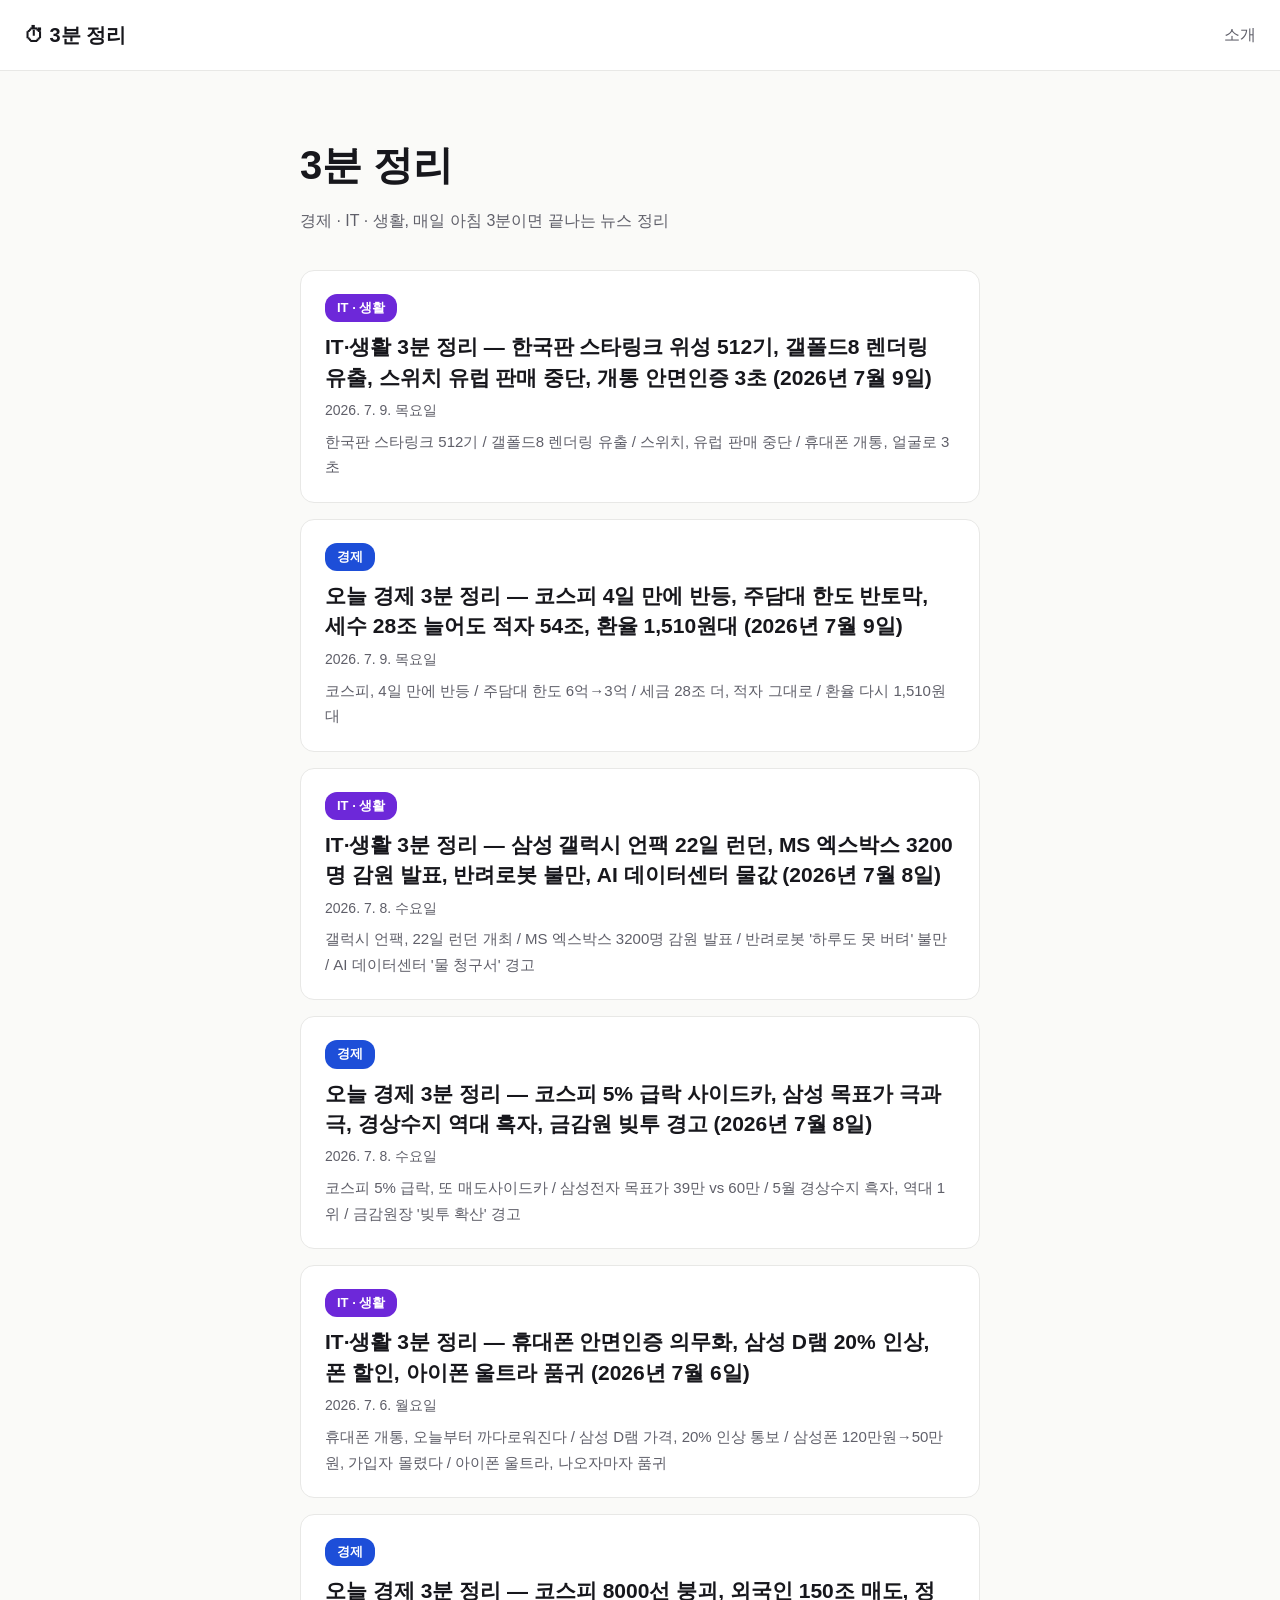
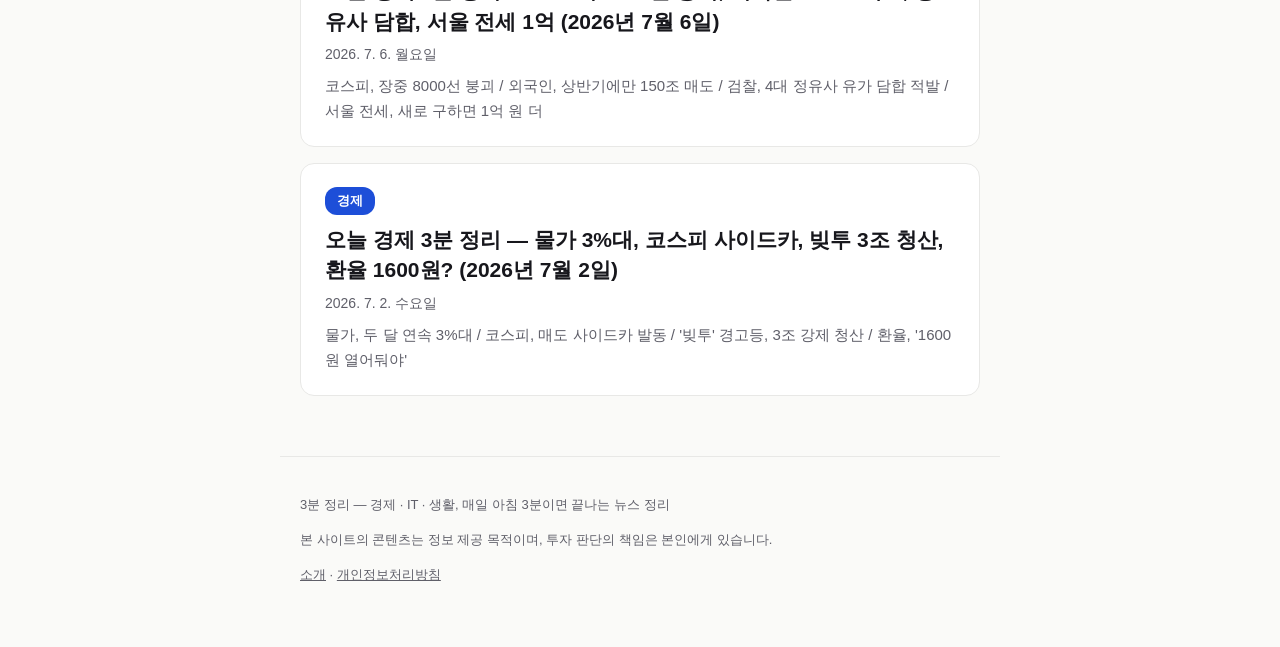
<file: docs/index.html>
<!DOCTYPE html>
<html lang="ko">
<head>
<meta charset="utf-8">
<meta name="viewport" content="width=device-width, initial-scale=1">
<title>3분 정리</title>
<meta name="description" content="경제 · IT · 생활, 매일 아침 3분이면 끝나는 뉴스 정리">
<meta property="og:title" content="3분 정리">
<meta property="og:description" content="경제 · IT · 생활, 매일 아침 3분이면 끝나는 뉴스 정리">
<meta property="og:type" content="website">
<meta property="og:site_name" content="3분 정리">
<meta property="og:locale" content="ko_KR">
<link rel="canonical" href="https://smkang1023-png.github.io/3min/">
<meta property="og:url" content="https://smkang1023-png.github.io/3min/">
<link rel="alternate" type="application/rss+xml" title="3분 정리" href="https://smkang1023-png.github.io/3min/feed.xml">
<link rel="stylesheet" href="style.css">
<!-- adsense: 승인 후 이 자리에 스크립트 삽입 -->
</head>
<body>
<header class="top">
  <a class="brand" href="">⏱ 3분 정리</a>
  <nav><a href="about.html">소개</a></nav>
</header>
<main>
<section class="hero"><h1>3분 정리</h1><p>경제 · IT · 생활, 매일 아침 3분이면 끝나는 뉴스 정리</p></section><section class="list"><a class="card" href="posts/20260709_techlife.html"><span class="badge" style="background:#6D28D9">IT · 생활</span><h2>IT·생활 3분 정리 — 한국판 스타링크 위성 512기, 갤폴드8 렌더링 유출, 스위치 유럽 판매 중단, 개통 안면인증 3초 (2026년 7월 9일)</h2><p class="date">2026. 7. 9. 목요일</p><p class="sum">한국판 스타링크 512기 / 갤폴드8 렌더링 유출 / 스위치, 유럽 판매 중단 / 휴대폰 개통, 얼굴로 3초</p></a>
<a class="card" href="posts/20260709_econ.html"><span class="badge" style="background:#1D4ED8">경제</span><h2>오늘 경제 3분 정리 — 코스피 4일 만에 반등, 주담대 한도 반토막, 세수 28조 늘어도 적자 54조, 환율 1,510원대 (2026년 7월 9일)</h2><p class="date">2026. 7. 9. 목요일</p><p class="sum">코스피, 4일 만에 반등 / 주담대 한도 6억→3억 / 세금 28조 더, 적자 그대로 / 환율 다시 1,510원대</p></a>
<a class="card" href="posts/20260708_techlife.html"><span class="badge" style="background:#6D28D9">IT · 생활</span><h2>IT·생활 3분 정리 — 삼성 갤럭시 언팩 22일 런던, MS 엑스박스 3200명 감원 발표, 반려로봇 불만, AI 데이터센터 물값 (2026년 7월 8일)</h2><p class="date">2026. 7. 8. 수요일</p><p class="sum">갤럭시 언팩, 22일 런던 개최 / MS 엑스박스 3200명 감원 발표 / 반려로봇 '하루도 못 버텨' 불만 / AI 데이터센터 '물 청구서' 경고</p></a>
<a class="card" href="posts/20260708_econ.html"><span class="badge" style="background:#1D4ED8">경제</span><h2>오늘 경제 3분 정리 — 코스피 5% 급락 사이드카, 삼성 목표가 극과극, 경상수지 역대 흑자, 금감원 빚투 경고 (2026년 7월 8일)</h2><p class="date">2026. 7. 8. 수요일</p><p class="sum">코스피 5% 급락, 또 매도사이드카 / 삼성전자 목표가 39만 vs 60만 / 5월 경상수지 흑자, 역대 1위 / 금감원장 '빚투 확산' 경고</p></a>
<a class="card" href="posts/20260706_techlife.html"><span class="badge" style="background:#6D28D9">IT · 생활</span><h2>IT·생활 3분 정리 — 휴대폰 안면인증 의무화, 삼성 D램 20% 인상, 폰 할인, 아이폰 울트라 품귀 (2026년 7월 6일)</h2><p class="date">2026. 7. 6. 월요일</p><p class="sum">휴대폰 개통, 오늘부터 까다로워진다 / 삼성 D램 가격, 20% 인상 통보 / 삼성폰 120만원→50만원, 가입자 몰렸다 / 아이폰 울트라, 나오자마자 품귀</p></a>
<a class="card" href="posts/20260706_econ.html"><span class="badge" style="background:#1D4ED8">경제</span><h2>오늘 경제 3분 정리 — 코스피 8000선 붕괴, 외국인 150조 매도, 정유사 담합, 서울 전세 1억 (2026년 7월 6일)</h2><p class="date">2026. 7. 6. 월요일</p><p class="sum">코스피, 장중 8000선 붕괴 / 외국인, 상반기에만 150조 매도 / 검찰, 4대 정유사 유가 담합 적발 / 서울 전세, 새로 구하면 1억 원 더</p></a>
<a class="card" href="posts/20260702_econ.html"><span class="badge" style="background:#1D4ED8">경제</span><h2>오늘 경제 3분 정리 — 물가 3%대, 코스피 사이드카, 빚투 3조 청산, 환율 1600원? (2026년 7월 2일)</h2><p class="date">2026. 7. 2. 수요일</p><p class="sum">물가, 두 달 연속 3%대 / 코스피, 매도 사이드카 발동 / '빚투' 경고등, 3조 강제 청산 / 환율, '1600원 열어둬야'</p></a></section>
</main>
<footer>
  <p>3분 정리 — 경제 · IT · 생활, 매일 아침 3분이면 끝나는 뉴스 정리</p>
  <p>본 사이트의 콘텐츠는 정보 제공 목적이며, 투자 판단의 책임은 본인에게 있습니다.</p>
  <p><a href="about.html">소개</a> · <a href="privacy.html">개인정보처리방침</a></p>
</footer>
</body>
</html>
</file>
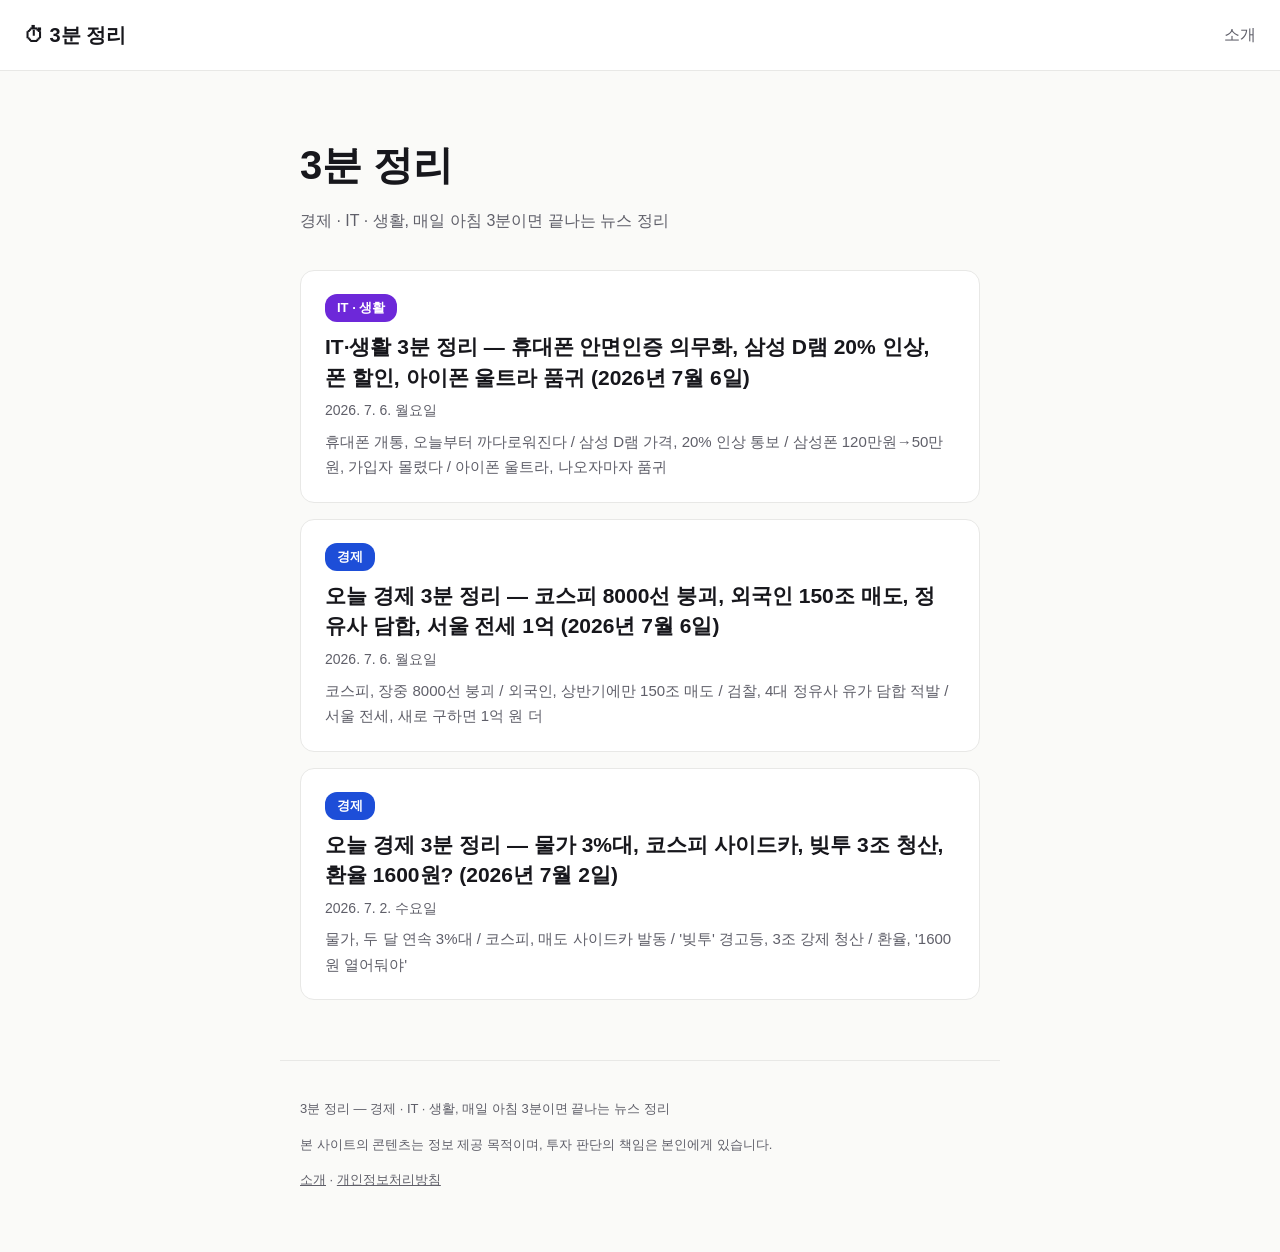
<file: site/index.html>
<!DOCTYPE html>
<html lang="ko">
<head>
<meta charset="utf-8">
<meta name="viewport" content="width=device-width, initial-scale=1">
<title>3분 정리</title>
<meta name="description" content="경제 · IT · 생활, 매일 아침 3분이면 끝나는 뉴스 정리">
<link rel="stylesheet" href="style.css">
<!-- adsense: 승인 후 이 자리에 스크립트 삽입 -->
</head>
<body>
<header class="top">
  <a class="brand" href="">⏱ 3분 정리</a>
  <nav><a href="about.html">소개</a></nav>
</header>
<main>
<section class="hero"><h1>3분 정리</h1><p>경제 · IT · 생활, 매일 아침 3분이면 끝나는 뉴스 정리</p></section><section class="list"><a class="card" href="posts/20260706_techlife.html"><span class="badge" style="background:#6D28D9">IT · 생활</span><h2>IT·생활 3분 정리 — 휴대폰 안면인증 의무화, 삼성 D램 20% 인상, 폰 할인, 아이폰 울트라 품귀 (2026년 7월 6일)</h2><p class="date">2026. 7. 6. 월요일</p><p class="sum">휴대폰 개통, 오늘부터 까다로워진다 / 삼성 D램 가격, 20% 인상 통보 / 삼성폰 120만원→50만원, 가입자 몰렸다 / 아이폰 울트라, 나오자마자 품귀</p></a>
<a class="card" href="posts/20260706_econ.html"><span class="badge" style="background:#1D4ED8">경제</span><h2>오늘 경제 3분 정리 — 코스피 8000선 붕괴, 외국인 150조 매도, 정유사 담합, 서울 전세 1억 (2026년 7월 6일)</h2><p class="date">2026. 7. 6. 월요일</p><p class="sum">코스피, 장중 8000선 붕괴 / 외국인, 상반기에만 150조 매도 / 검찰, 4대 정유사 유가 담합 적발 / 서울 전세, 새로 구하면 1억 원 더</p></a>
<a class="card" href="posts/20260702_econ.html"><span class="badge" style="background:#1D4ED8">경제</span><h2>오늘 경제 3분 정리 — 물가 3%대, 코스피 사이드카, 빚투 3조 청산, 환율 1600원? (2026년 7월 2일)</h2><p class="date">2026. 7. 2. 수요일</p><p class="sum">물가, 두 달 연속 3%대 / 코스피, 매도 사이드카 발동 / '빚투' 경고등, 3조 강제 청산 / 환율, '1600원 열어둬야'</p></a></section>
</main>
<footer>
  <p>3분 정리 — 경제 · IT · 생활, 매일 아침 3분이면 끝나는 뉴스 정리</p>
  <p>본 사이트의 콘텐츠는 정보 제공 목적이며, 투자 판단의 책임은 본인에게 있습니다.</p>
  <p><a href="about.html">소개</a> · <a href="privacy.html">개인정보처리방침</a></p>
</footer>
</body>
</html>
</file>
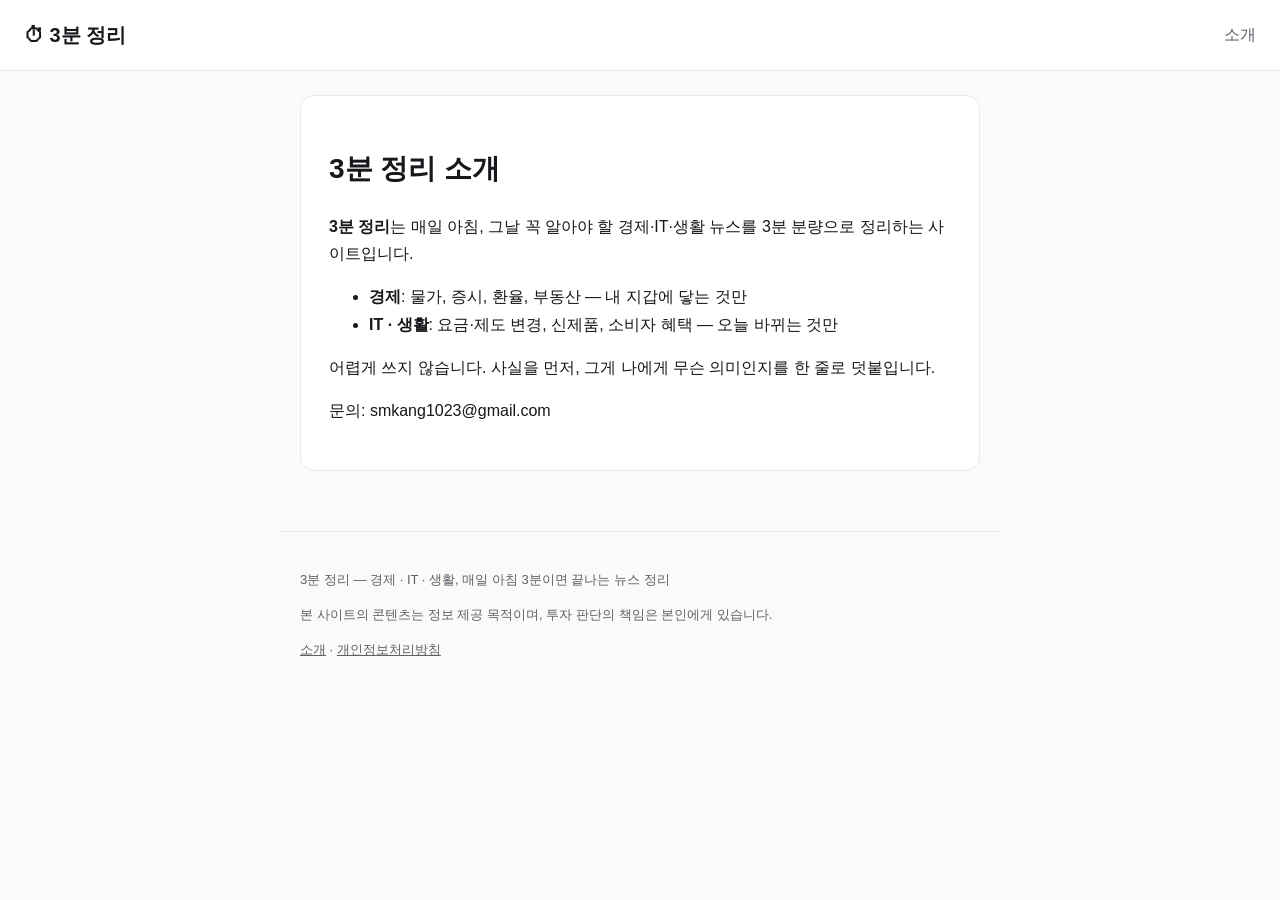
<file: docs/about.html>
<!DOCTYPE html>
<html lang="ko">
<head>
<meta charset="utf-8">
<meta name="viewport" content="width=device-width, initial-scale=1">
<title>소개 — 3분 정리</title>
<meta name="description" content="경제 · IT · 생활, 매일 아침 3분이면 끝나는 뉴스 정리">
<meta property="og:title" content="소개 — 3분 정리">
<meta property="og:description" content="경제 · IT · 생활, 매일 아침 3분이면 끝나는 뉴스 정리">
<meta property="og:type" content="website">
<meta property="og:site_name" content="3분 정리">
<meta property="og:locale" content="ko_KR">
<link rel="canonical" href="https://smkang1023-png.github.io/3min/about.html">
<meta property="og:url" content="https://smkang1023-png.github.io/3min/about.html">
<link rel="alternate" type="application/rss+xml" title="3분 정리" href="https://smkang1023-png.github.io/3min/feed.xml">
<link rel="stylesheet" href="style.css">
<!-- adsense: 승인 후 이 자리에 스크립트 삽입 -->
</head>
<body>
<header class="top">
  <a class="brand" href="">⏱ 3분 정리</a>
  <nav><a href="about.html">소개</a></nav>
</header>
<main>
<article class="post"><h1>3분 정리 소개</h1>
<p><strong>3분 정리</strong>는 매일 아침, 그날 꼭 알아야 할 경제·IT·생활 뉴스를 3분 분량으로 정리하는 사이트입니다.</p>
<ul>
<li><strong>경제</strong>: 물가, 증시, 환율, 부동산 — 내 지갑에 닿는 것만</li>
<li><strong>IT · 생활</strong>: 요금·제도 변경, 신제품, 소비자 혜택 — 오늘 바뀌는 것만</li>
</ul>
<p>어렵게 쓰지 않습니다. 사실을 먼저, 그게 나에게 무슨 의미인지를 한 줄로 덧붙입니다.</p>
<p>문의: smkang1023@gmail.com</p></article>
</main>
<footer>
  <p>3분 정리 — 경제 · IT · 생활, 매일 아침 3분이면 끝나는 뉴스 정리</p>
  <p>본 사이트의 콘텐츠는 정보 제공 목적이며, 투자 판단의 책임은 본인에게 있습니다.</p>
  <p><a href="about.html">소개</a> · <a href="privacy.html">개인정보처리방침</a></p>
</footer>
</body>
</html>
</file>
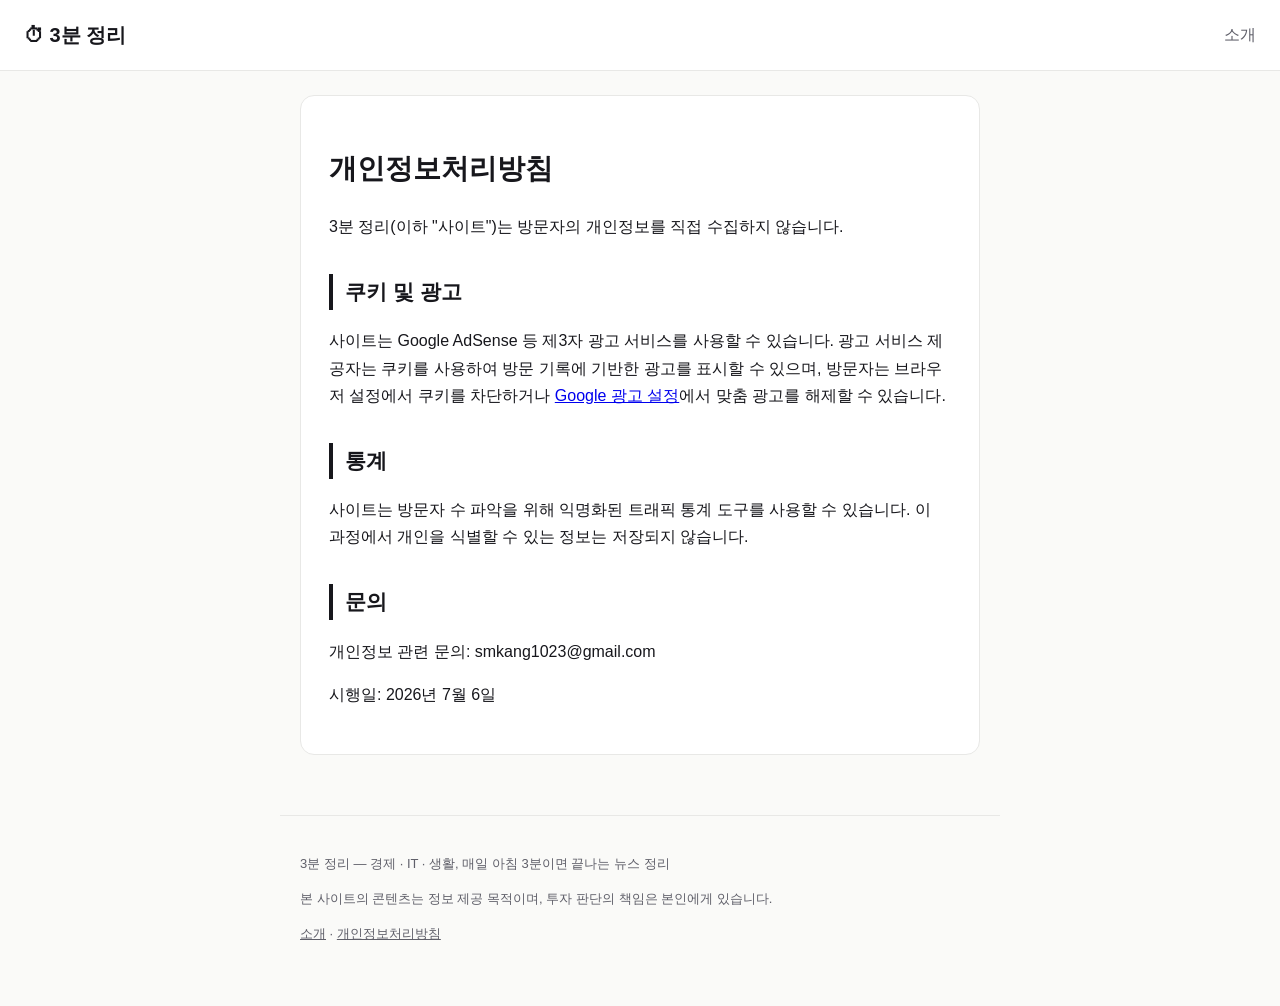
<file: docs/privacy.html>
<!DOCTYPE html>
<html lang="ko">
<head>
<meta charset="utf-8">
<meta name="viewport" content="width=device-width, initial-scale=1">
<title>개인정보처리방침 — 3분 정리</title>
<meta name="description" content="경제 · IT · 생활, 매일 아침 3분이면 끝나는 뉴스 정리">
<meta property="og:title" content="개인정보처리방침 — 3분 정리">
<meta property="og:description" content="경제 · IT · 생활, 매일 아침 3분이면 끝나는 뉴스 정리">
<meta property="og:type" content="website">
<meta property="og:site_name" content="3분 정리">
<meta property="og:locale" content="ko_KR">
<link rel="canonical" href="https://smkang1023-png.github.io/3min/privacy.html">
<meta property="og:url" content="https://smkang1023-png.github.io/3min/privacy.html">
<link rel="alternate" type="application/rss+xml" title="3분 정리" href="https://smkang1023-png.github.io/3min/feed.xml">
<link rel="stylesheet" href="style.css">
<!-- adsense: 승인 후 이 자리에 스크립트 삽입 -->
</head>
<body>
<header class="top">
  <a class="brand" href="">⏱ 3분 정리</a>
  <nav><a href="about.html">소개</a></nav>
</header>
<main>
<article class="post"><h1>개인정보처리방침</h1>
<p>3분 정리(이하 "사이트")는 방문자의 개인정보를 직접 수집하지 않습니다.</p>
<h2>쿠키 및 광고</h2>
<p>사이트는 Google AdSense 등 제3자 광고 서비스를 사용할 수 있습니다. 광고 서비스 제공자는
쿠키를 사용하여 방문 기록에 기반한 광고를 표시할 수 있으며, 방문자는 브라우저 설정에서
쿠키를 차단하거나 <a href="https://adssettings.google.com">Google 광고 설정</a>에서 맞춤 광고를
해제할 수 있습니다.</p>
<h2>통계</h2>
<p>사이트는 방문자 수 파악을 위해 익명화된 트래픽 통계 도구를 사용할 수 있습니다.
이 과정에서 개인을 식별할 수 있는 정보는 저장되지 않습니다.</p>
<h2>문의</h2>
<p>개인정보 관련 문의: smkang1023@gmail.com</p>
<p>시행일: 2026년 7월 6일</p></article>
</main>
<footer>
  <p>3분 정리 — 경제 · IT · 생활, 매일 아침 3분이면 끝나는 뉴스 정리</p>
  <p>본 사이트의 콘텐츠는 정보 제공 목적이며, 투자 판단의 책임은 본인에게 있습니다.</p>
  <p><a href="about.html">소개</a> · <a href="privacy.html">개인정보처리방침</a></p>
</footer>
</body>
</html>
</file>
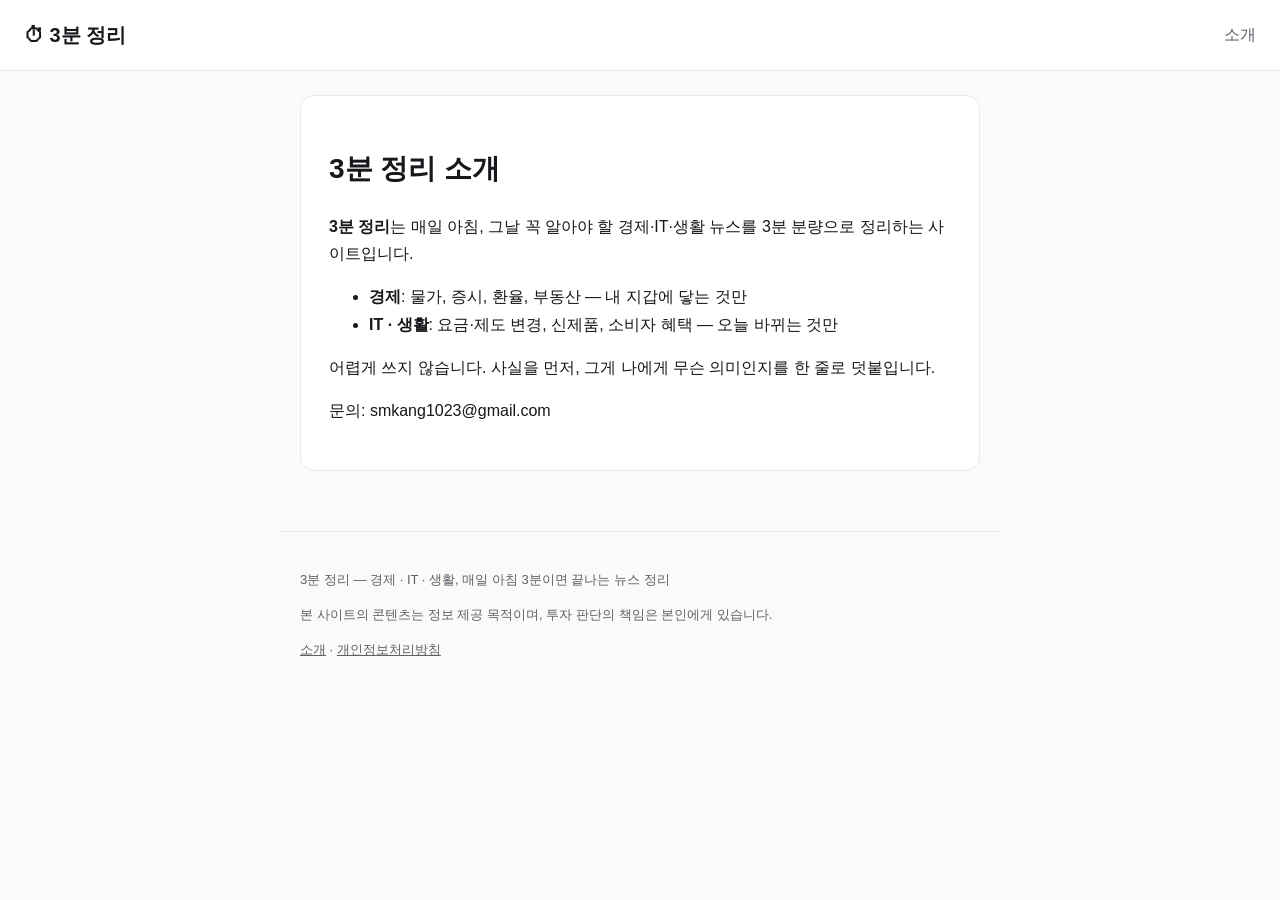
<file: site/about.html>
<!DOCTYPE html>
<html lang="ko">
<head>
<meta charset="utf-8">
<meta name="viewport" content="width=device-width, initial-scale=1">
<title>소개 — 3분 정리</title>
<meta name="description" content="경제 · IT · 생활, 매일 아침 3분이면 끝나는 뉴스 정리">
<link rel="stylesheet" href="style.css">
<!-- adsense: 승인 후 이 자리에 스크립트 삽입 -->
</head>
<body>
<header class="top">
  <a class="brand" href="">⏱ 3분 정리</a>
  <nav><a href="about.html">소개</a></nav>
</header>
<main>
<article class="post"><h1>3분 정리 소개</h1>
<p><strong>3분 정리</strong>는 매일 아침, 그날 꼭 알아야 할 경제·IT·생활 뉴스를 3분 분량으로 정리하는 사이트입니다.</p>
<ul>
<li><strong>경제</strong>: 물가, 증시, 환율, 부동산 — 내 지갑에 닿는 것만</li>
<li><strong>IT · 생활</strong>: 요금·제도 변경, 신제품, 소비자 혜택 — 오늘 바뀌는 것만</li>
</ul>
<p>어렵게 쓰지 않습니다. 사실을 먼저, 그게 나에게 무슨 의미인지를 한 줄로 덧붙입니다.</p>
<p>문의: smkang1023@gmail.com</p></article>
</main>
<footer>
  <p>3분 정리 — 경제 · IT · 생활, 매일 아침 3분이면 끝나는 뉴스 정리</p>
  <p>본 사이트의 콘텐츠는 정보 제공 목적이며, 투자 판단의 책임은 본인에게 있습니다.</p>
  <p><a href="about.html">소개</a> · <a href="privacy.html">개인정보처리방침</a></p>
</footer>
</body>
</html>
</file>
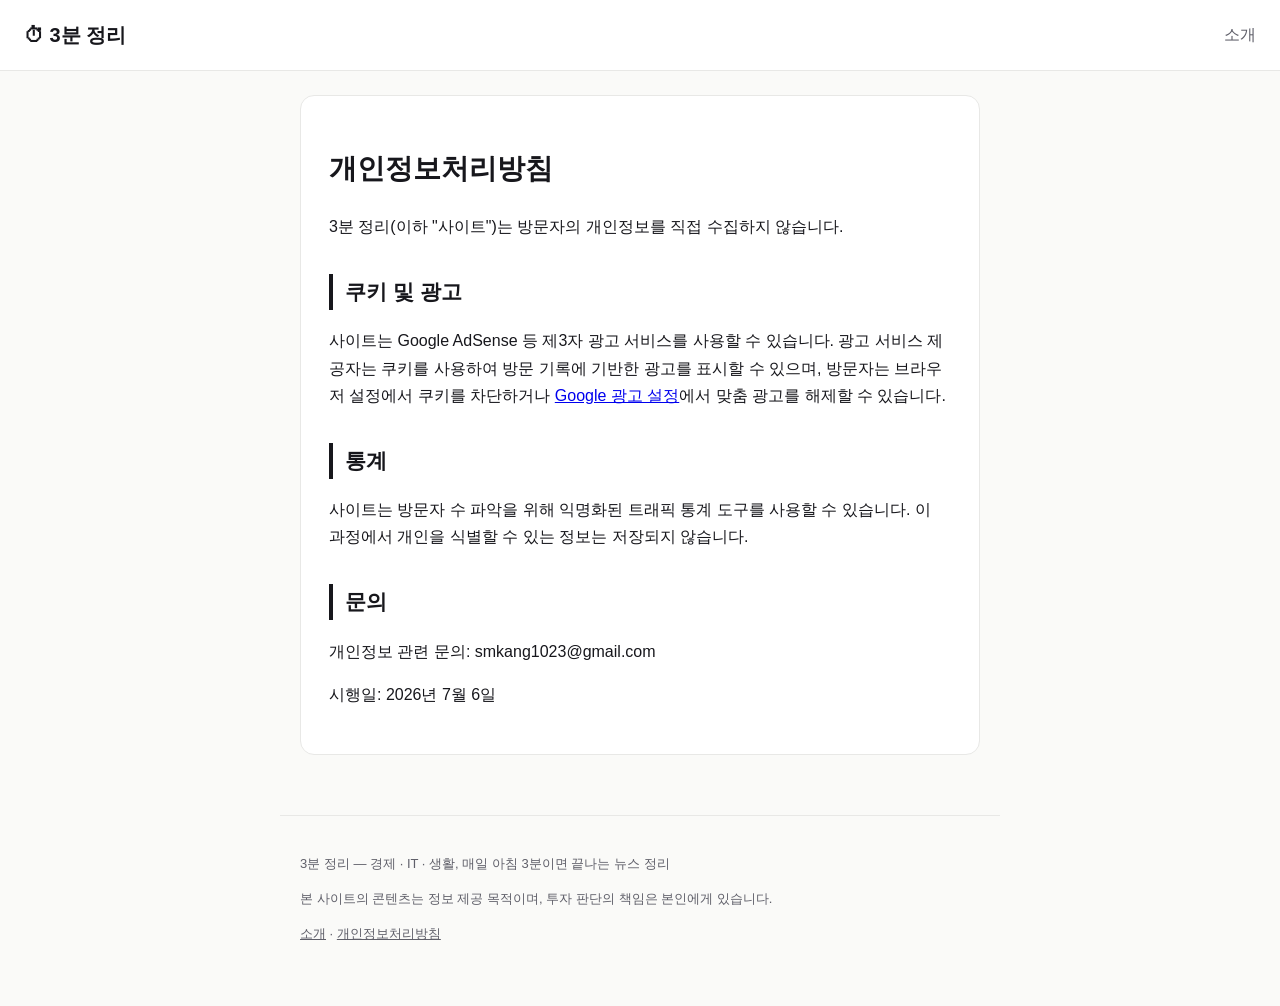
<file: site/privacy.html>
<!DOCTYPE html>
<html lang="ko">
<head>
<meta charset="utf-8">
<meta name="viewport" content="width=device-width, initial-scale=1">
<title>개인정보처리방침 — 3분 정리</title>
<meta name="description" content="경제 · IT · 생활, 매일 아침 3분이면 끝나는 뉴스 정리">
<link rel="stylesheet" href="style.css">
<!-- adsense: 승인 후 이 자리에 스크립트 삽입 -->
</head>
<body>
<header class="top">
  <a class="brand" href="">⏱ 3분 정리</a>
  <nav><a href="about.html">소개</a></nav>
</header>
<main>
<article class="post"><h1>개인정보처리방침</h1>
<p>3분 정리(이하 "사이트")는 방문자의 개인정보를 직접 수집하지 않습니다.</p>
<h2>쿠키 및 광고</h2>
<p>사이트는 Google AdSense 등 제3자 광고 서비스를 사용할 수 있습니다. 광고 서비스 제공자는
쿠키를 사용하여 방문 기록에 기반한 광고를 표시할 수 있으며, 방문자는 브라우저 설정에서
쿠키를 차단하거나 <a href="https://adssettings.google.com">Google 광고 설정</a>에서 맞춤 광고를
해제할 수 있습니다.</p>
<h2>통계</h2>
<p>사이트는 방문자 수 파악을 위해 익명화된 트래픽 통계 도구를 사용할 수 있습니다.
이 과정에서 개인을 식별할 수 있는 정보는 저장되지 않습니다.</p>
<h2>문의</h2>
<p>개인정보 관련 문의: smkang1023@gmail.com</p>
<p>시행일: 2026년 7월 6일</p></article>
</main>
<footer>
  <p>3분 정리 — 경제 · IT · 생활, 매일 아침 3분이면 끝나는 뉴스 정리</p>
  <p>본 사이트의 콘텐츠는 정보 제공 목적이며, 투자 판단의 책임은 본인에게 있습니다.</p>
  <p><a href="about.html">소개</a> · <a href="privacy.html">개인정보처리방침</a></p>
</footer>
</body>
</html>
</file>
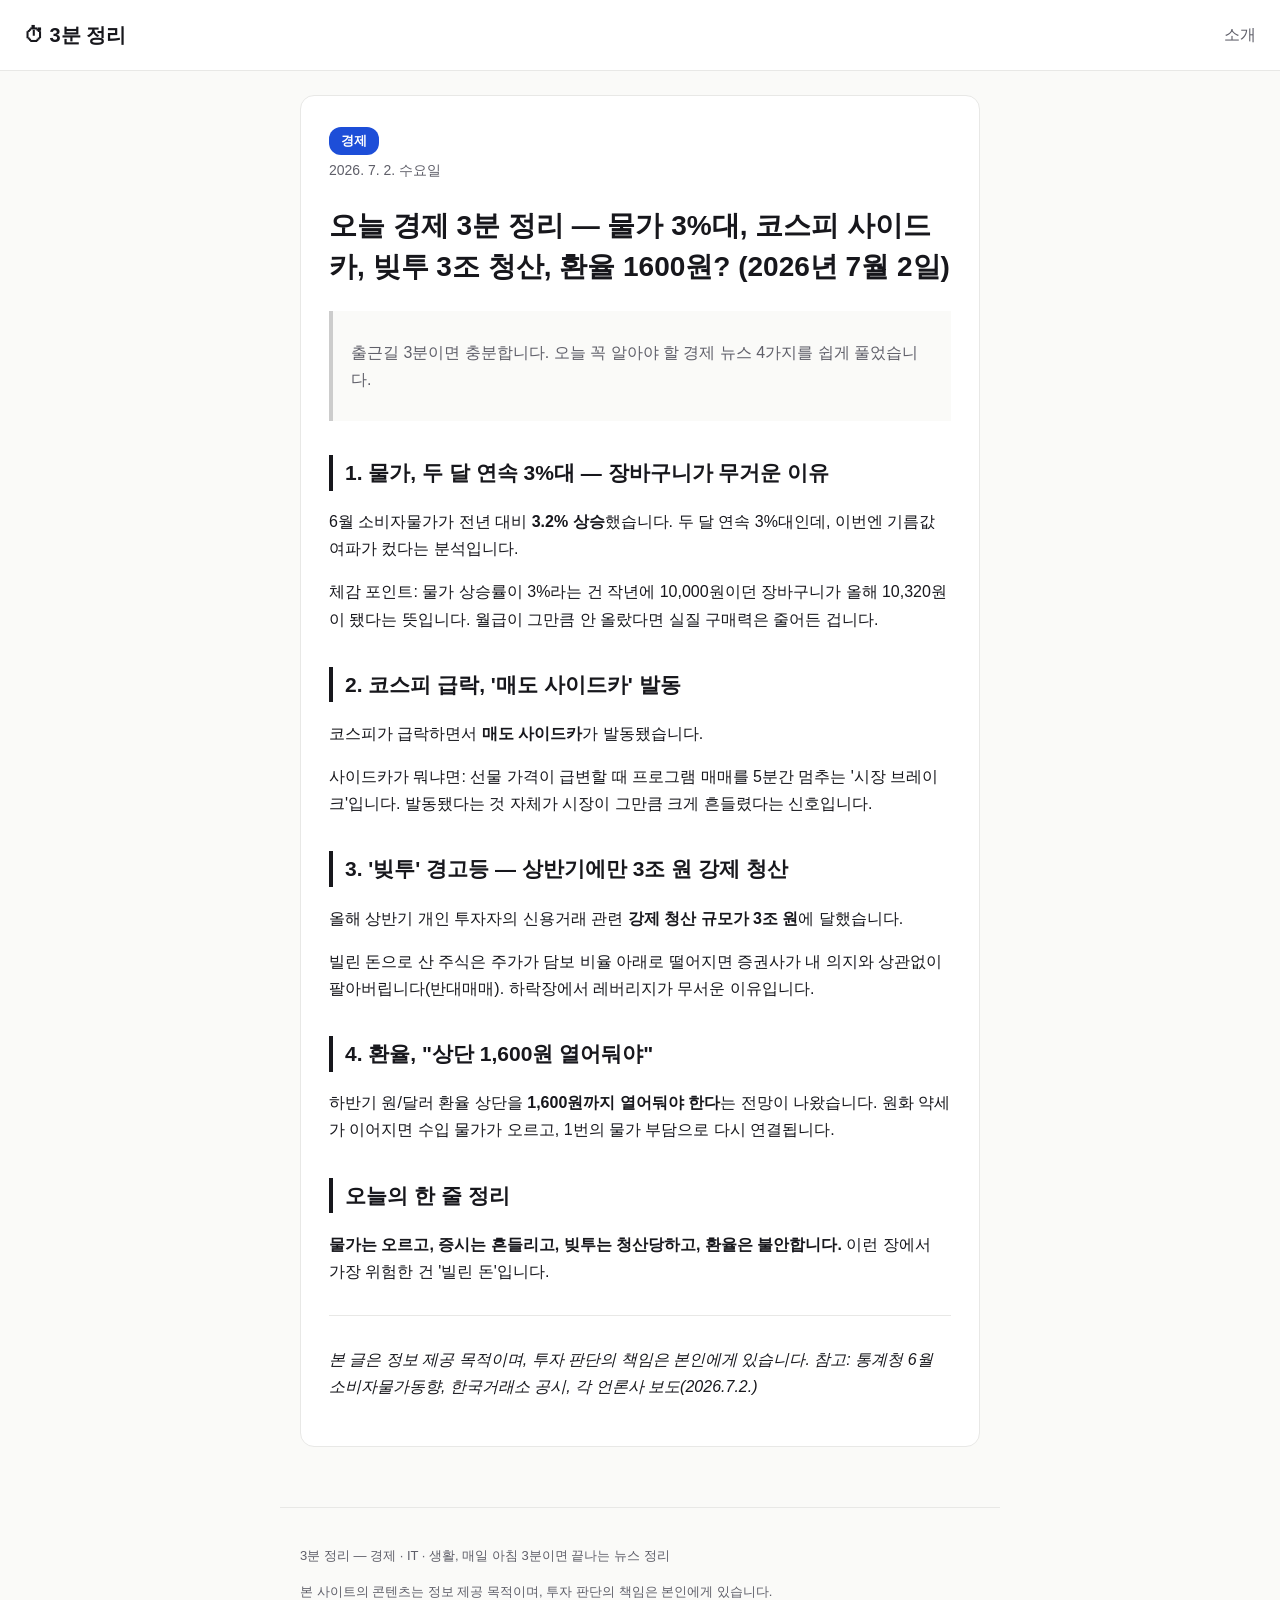
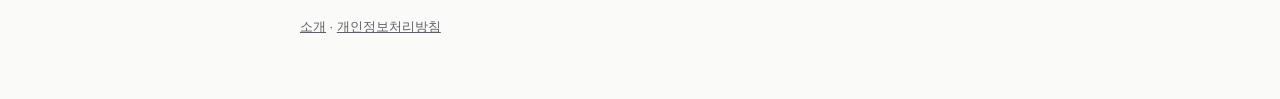
<file: docs/posts/20260702_econ.html>
<!DOCTYPE html>
<html lang="ko">
<head>
<meta charset="utf-8">
<meta name="viewport" content="width=device-width, initial-scale=1">
<title>오늘 경제 3분 정리 — 물가 3%대, 코스피 사이드카, 빚투 3조 청산, 환율 1600원? (2026년 7월 2일) — 3분 정리</title>
<meta name="description" content="물가, 두 달 연속 3%대 / 코스피, 매도 사이드카 발동 / &#x27;빚투&#x27; 경고등, 3조 강제 청산 / 환율, &#x27;1600원 열어둬야&#x27;">
<meta property="og:title" content="오늘 경제 3분 정리 — 물가 3%대, 코스피 사이드카, 빚투 3조 청산, 환율 1600원? (2026년 7월 2일) — 3분 정리">
<meta property="og:description" content="물가, 두 달 연속 3%대 / 코스피, 매도 사이드카 발동 / &#x27;빚투&#x27; 경고등, 3조 강제 청산 / 환율, &#x27;1600원 열어둬야&#x27;">
<meta property="og:type" content="article">
<meta property="og:site_name" content="3분 정리">
<meta property="og:locale" content="ko_KR">
<link rel="canonical" href="https://smkang1023-png.github.io/3min/posts/20260702_econ.html">
<meta property="og:url" content="https://smkang1023-png.github.io/3min/posts/20260702_econ.html">
<link rel="alternate" type="application/rss+xml" title="3분 정리" href="https://smkang1023-png.github.io/3min/feed.xml">
<link rel="stylesheet" href="../style.css">
<!-- adsense: 승인 후 이 자리에 스크립트 삽입 -->
</head>
<body>
<header class="top">
  <a class="brand" href="../">⏱ 3분 정리</a>
  <nav><a href="../about.html">소개</a></nav>
</header>
<main>
<article class="post"><span class="badge" style="background:#1D4ED8">경제</span><p class="date">2026. 7. 2. 수요일</p><h1>오늘 경제 3분 정리 — 물가 3%대, 코스피 사이드카, 빚투 3조 청산, 환율 1600원? (2026년 7월 2일)</h1>
<blockquote>
<p>출근길 3분이면 충분합니다. 오늘 꼭 알아야 할 경제 뉴스 4가지를 쉽게 풀었습니다.</p>
</blockquote>
<h2>1. 물가, 두 달 연속 3%대 — 장바구니가 무거운 이유</h2>
<p>6월 소비자물가가 전년 대비 <strong>3.2% 상승</strong>했습니다. 두 달 연속 3%대인데, 이번엔 기름값 여파가 컸다는 분석입니다.</p>
<p>체감 포인트: 물가 상승률이 3%라는 건 작년에 10,000원이던 장바구니가 올해 10,320원이 됐다는 뜻입니다. 월급이 그만큼 안 올랐다면 실질 구매력은 줄어든 겁니다.</p>
<h2>2. 코스피 급락, '매도 사이드카' 발동</h2>
<p>코스피가 급락하면서 <strong>매도 사이드카</strong>가 발동됐습니다.</p>
<p>사이드카가 뭐냐면: 선물 가격이 급변할 때 프로그램 매매를 5분간 멈추는 '시장 브레이크'입니다. 발동됐다는 것 자체가 시장이 그만큼 크게 흔들렸다는 신호입니다.</p>
<h2>3. '빚투' 경고등 — 상반기에만 3조 원 강제 청산</h2>
<p>올해 상반기 개인 투자자의 신용거래 관련 <strong>강제 청산 규모가 3조 원</strong>에 달했습니다.</p>
<p>빌린 돈으로 산 주식은 주가가 담보 비율 아래로 떨어지면 증권사가 내 의지와 상관없이 팔아버립니다(반대매매). 하락장에서 레버리지가 무서운 이유입니다.</p>
<h2>4. 환율, "상단 1,600원 열어둬야"</h2>
<p>하반기 원/달러 환율 상단을 <strong>1,600원까지 열어둬야 한다</strong>는 전망이 나왔습니다. 원화 약세가 이어지면 수입 물가가 오르고, 1번의 물가 부담으로 다시 연결됩니다.</p>
<h2>오늘의 한 줄 정리</h2>
<p><strong>물가는 오르고, 증시는 흔들리고, 빚투는 청산당하고, 환율은 불안합니다.</strong> 이런 장에서 가장 위험한 건 '빌린 돈'입니다.</p>
<hr />
<p><em>본 글은 정보 제공 목적이며, 투자 판단의 책임은 본인에게 있습니다.</em>
<em>참고: 통계청 6월 소비자물가동향, 한국거래소 공시, 각 언론사 보도(2026.7.2.)</em></p></article>
</main>
<footer>
  <p>3분 정리 — 경제 · IT · 생활, 매일 아침 3분이면 끝나는 뉴스 정리</p>
  <p>본 사이트의 콘텐츠는 정보 제공 목적이며, 투자 판단의 책임은 본인에게 있습니다.</p>
  <p><a href="../about.html">소개</a> · <a href="../privacy.html">개인정보처리방침</a></p>
</footer>
</body>
</html>
</file>
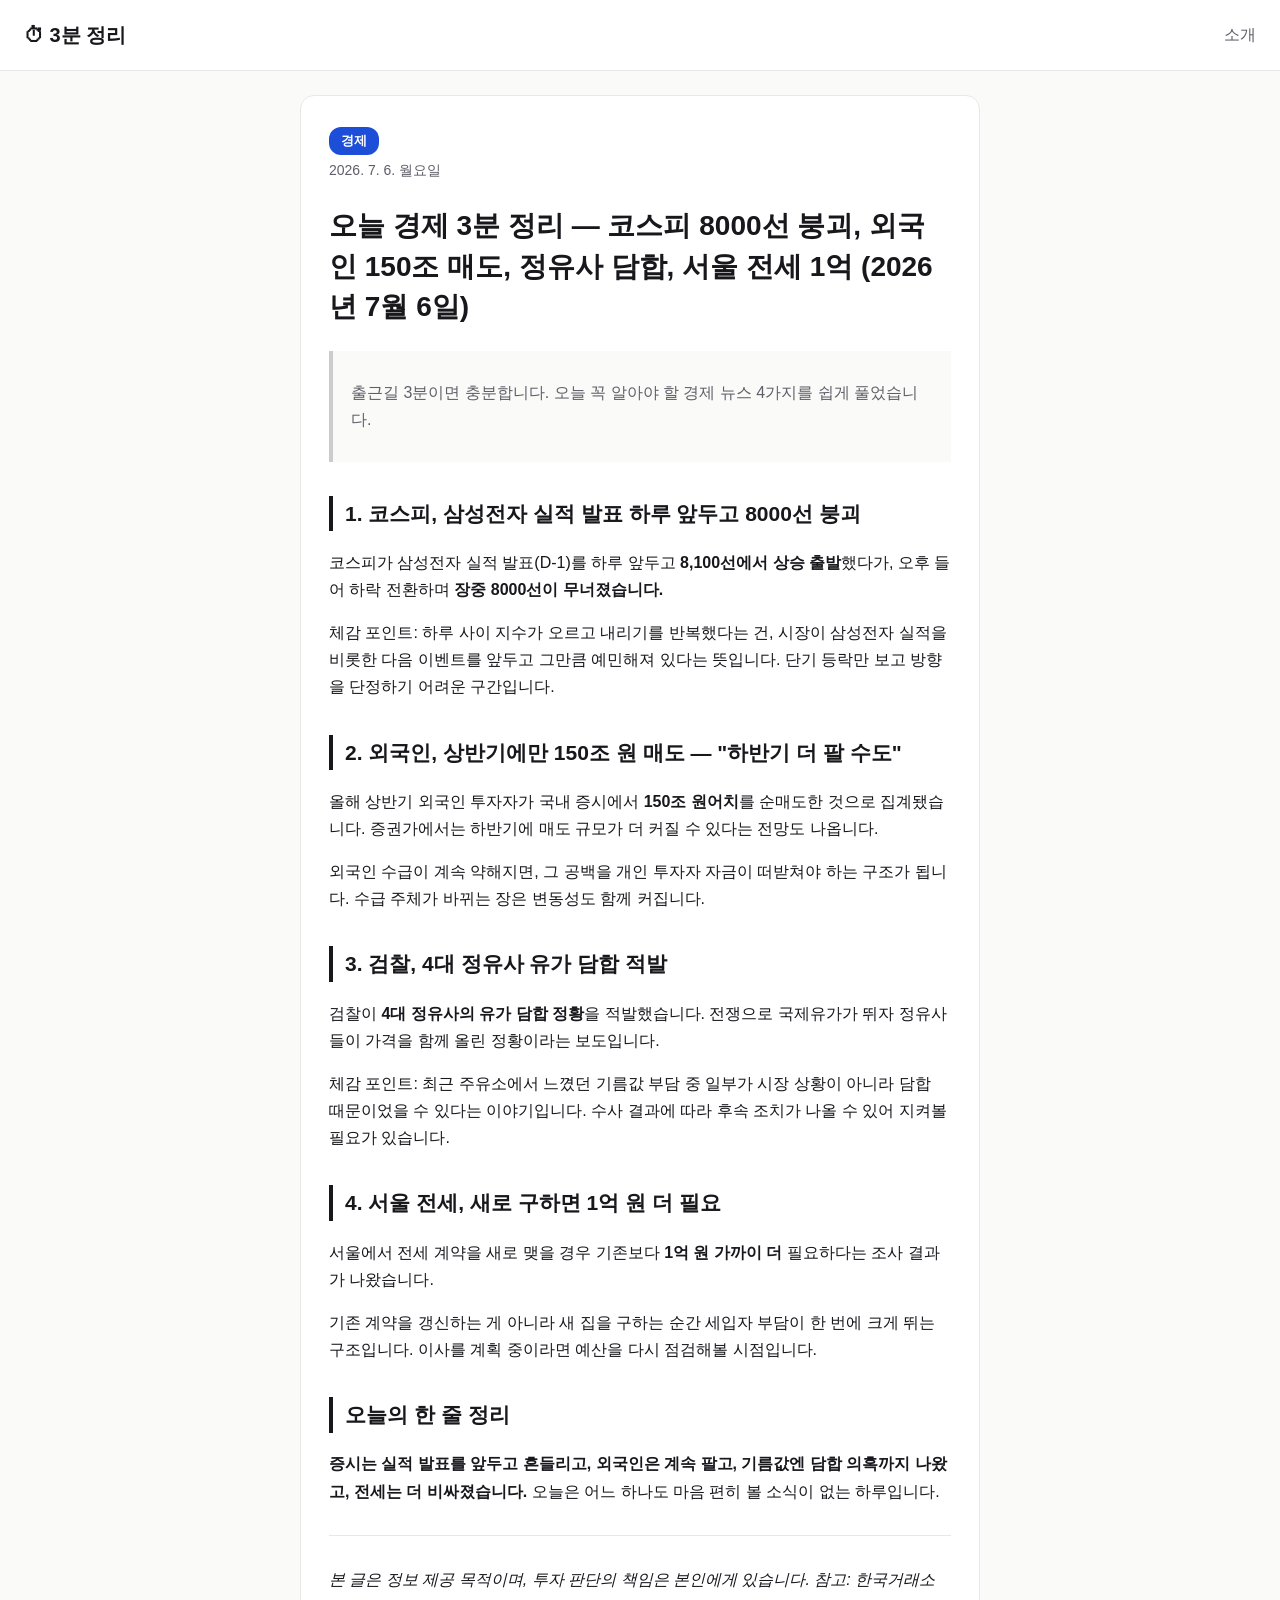
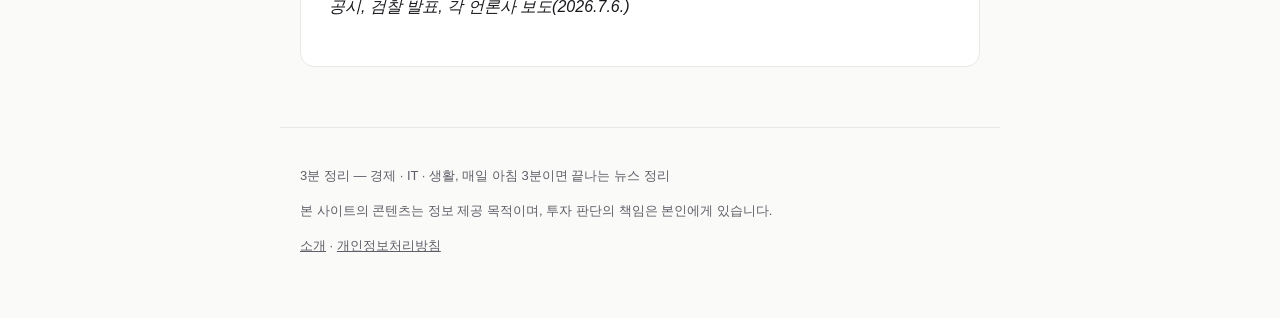
<file: docs/posts/20260706_econ.html>
<!DOCTYPE html>
<html lang="ko">
<head>
<meta charset="utf-8">
<meta name="viewport" content="width=device-width, initial-scale=1">
<title>오늘 경제 3분 정리 — 코스피 8000선 붕괴, 외국인 150조 매도, 정유사 담합, 서울 전세 1억 (2026년 7월 6일) — 3분 정리</title>
<meta name="description" content="코스피, 장중 8000선 붕괴 / 외국인, 상반기에만 150조 매도 / 검찰, 4대 정유사 유가 담합 적발 / 서울 전세, 새로 구하면 1억 원 더">
<meta property="og:title" content="오늘 경제 3분 정리 — 코스피 8000선 붕괴, 외국인 150조 매도, 정유사 담합, 서울 전세 1억 (2026년 7월 6일) — 3분 정리">
<meta property="og:description" content="코스피, 장중 8000선 붕괴 / 외국인, 상반기에만 150조 매도 / 검찰, 4대 정유사 유가 담합 적발 / 서울 전세, 새로 구하면 1억 원 더">
<meta property="og:type" content="article">
<meta property="og:site_name" content="3분 정리">
<meta property="og:locale" content="ko_KR">
<link rel="canonical" href="https://smkang1023-png.github.io/3min/posts/20260706_econ.html">
<meta property="og:url" content="https://smkang1023-png.github.io/3min/posts/20260706_econ.html">
<link rel="alternate" type="application/rss+xml" title="3분 정리" href="https://smkang1023-png.github.io/3min/feed.xml">
<link rel="stylesheet" href="../style.css">
<!-- adsense: 승인 후 이 자리에 스크립트 삽입 -->
</head>
<body>
<header class="top">
  <a class="brand" href="../">⏱ 3분 정리</a>
  <nav><a href="../about.html">소개</a></nav>
</header>
<main>
<article class="post"><span class="badge" style="background:#1D4ED8">경제</span><p class="date">2026. 7. 6. 월요일</p><h1>오늘 경제 3분 정리 — 코스피 8000선 붕괴, 외국인 150조 매도, 정유사 담합, 서울 전세 1억 (2026년 7월 6일)</h1>
<blockquote>
<p>출근길 3분이면 충분합니다. 오늘 꼭 알아야 할 경제 뉴스 4가지를 쉽게 풀었습니다.</p>
</blockquote>
<h2>1. 코스피, 삼성전자 실적 발표 하루 앞두고 8000선 붕괴</h2>
<p>코스피가 삼성전자 실적 발표(D-1)를 하루 앞두고 <strong>8,100선에서 상승 출발</strong>했다가, 오후 들어 하락 전환하며 <strong>장중 8000선이 무너졌습니다.</strong></p>
<p>체감 포인트: 하루 사이 지수가 오르고 내리기를 반복했다는 건, 시장이 삼성전자 실적을 비롯한 다음 이벤트를 앞두고 그만큼 예민해져 있다는 뜻입니다. 단기 등락만 보고 방향을 단정하기 어려운 구간입니다.</p>
<h2>2. 외국인, 상반기에만 150조 원 매도 — "하반기 더 팔 수도"</h2>
<p>올해 상반기 외국인 투자자가 국내 증시에서 <strong>150조 원어치</strong>를 순매도한 것으로 집계됐습니다. 증권가에서는 하반기에 매도 규모가 더 커질 수 있다는 전망도 나옵니다.</p>
<p>외국인 수급이 계속 약해지면, 그 공백을 개인 투자자 자금이 떠받쳐야 하는 구조가 됩니다. 수급 주체가 바뀌는 장은 변동성도 함께 커집니다.</p>
<h2>3. 검찰, 4대 정유사 유가 담합 적발</h2>
<p>검찰이 <strong>4대 정유사의 유가 담합 정황</strong>을 적발했습니다. 전쟁으로 국제유가가 뛰자 정유사들이 가격을 함께 올린 정황이라는 보도입니다.</p>
<p>체감 포인트: 최근 주유소에서 느꼈던 기름값 부담 중 일부가 시장 상황이 아니라 담합 때문이었을 수 있다는 이야기입니다. 수사 결과에 따라 후속 조치가 나올 수 있어 지켜볼 필요가 있습니다.</p>
<h2>4. 서울 전세, 새로 구하면 1억 원 더 필요</h2>
<p>서울에서 전세 계약을 새로 맺을 경우 기존보다 <strong>1억 원 가까이 더</strong> 필요하다는 조사 결과가 나왔습니다.</p>
<p>기존 계약을 갱신하는 게 아니라 새 집을 구하는 순간 세입자 부담이 한 번에 크게 뛰는 구조입니다. 이사를 계획 중이라면 예산을 다시 점검해볼 시점입니다.</p>
<h2>오늘의 한 줄 정리</h2>
<p><strong>증시는 실적 발표를 앞두고 흔들리고, 외국인은 계속 팔고, 기름값엔 담합 의혹까지 나왔고, 전세는 더 비싸졌습니다.</strong> 오늘은 어느 하나도 마음 편히 볼 소식이 없는 하루입니다.</p>
<hr />
<p><em>본 글은 정보 제공 목적이며, 투자 판단의 책임은 본인에게 있습니다.</em>
<em>참고: 한국거래소 공시, 검찰 발표, 각 언론사 보도(2026.7.6.)</em></p></article>
</main>
<footer>
  <p>3분 정리 — 경제 · IT · 생활, 매일 아침 3분이면 끝나는 뉴스 정리</p>
  <p>본 사이트의 콘텐츠는 정보 제공 목적이며, 투자 판단의 책임은 본인에게 있습니다.</p>
  <p><a href="../about.html">소개</a> · <a href="../privacy.html">개인정보처리방침</a></p>
</footer>
</body>
</html>
</file>
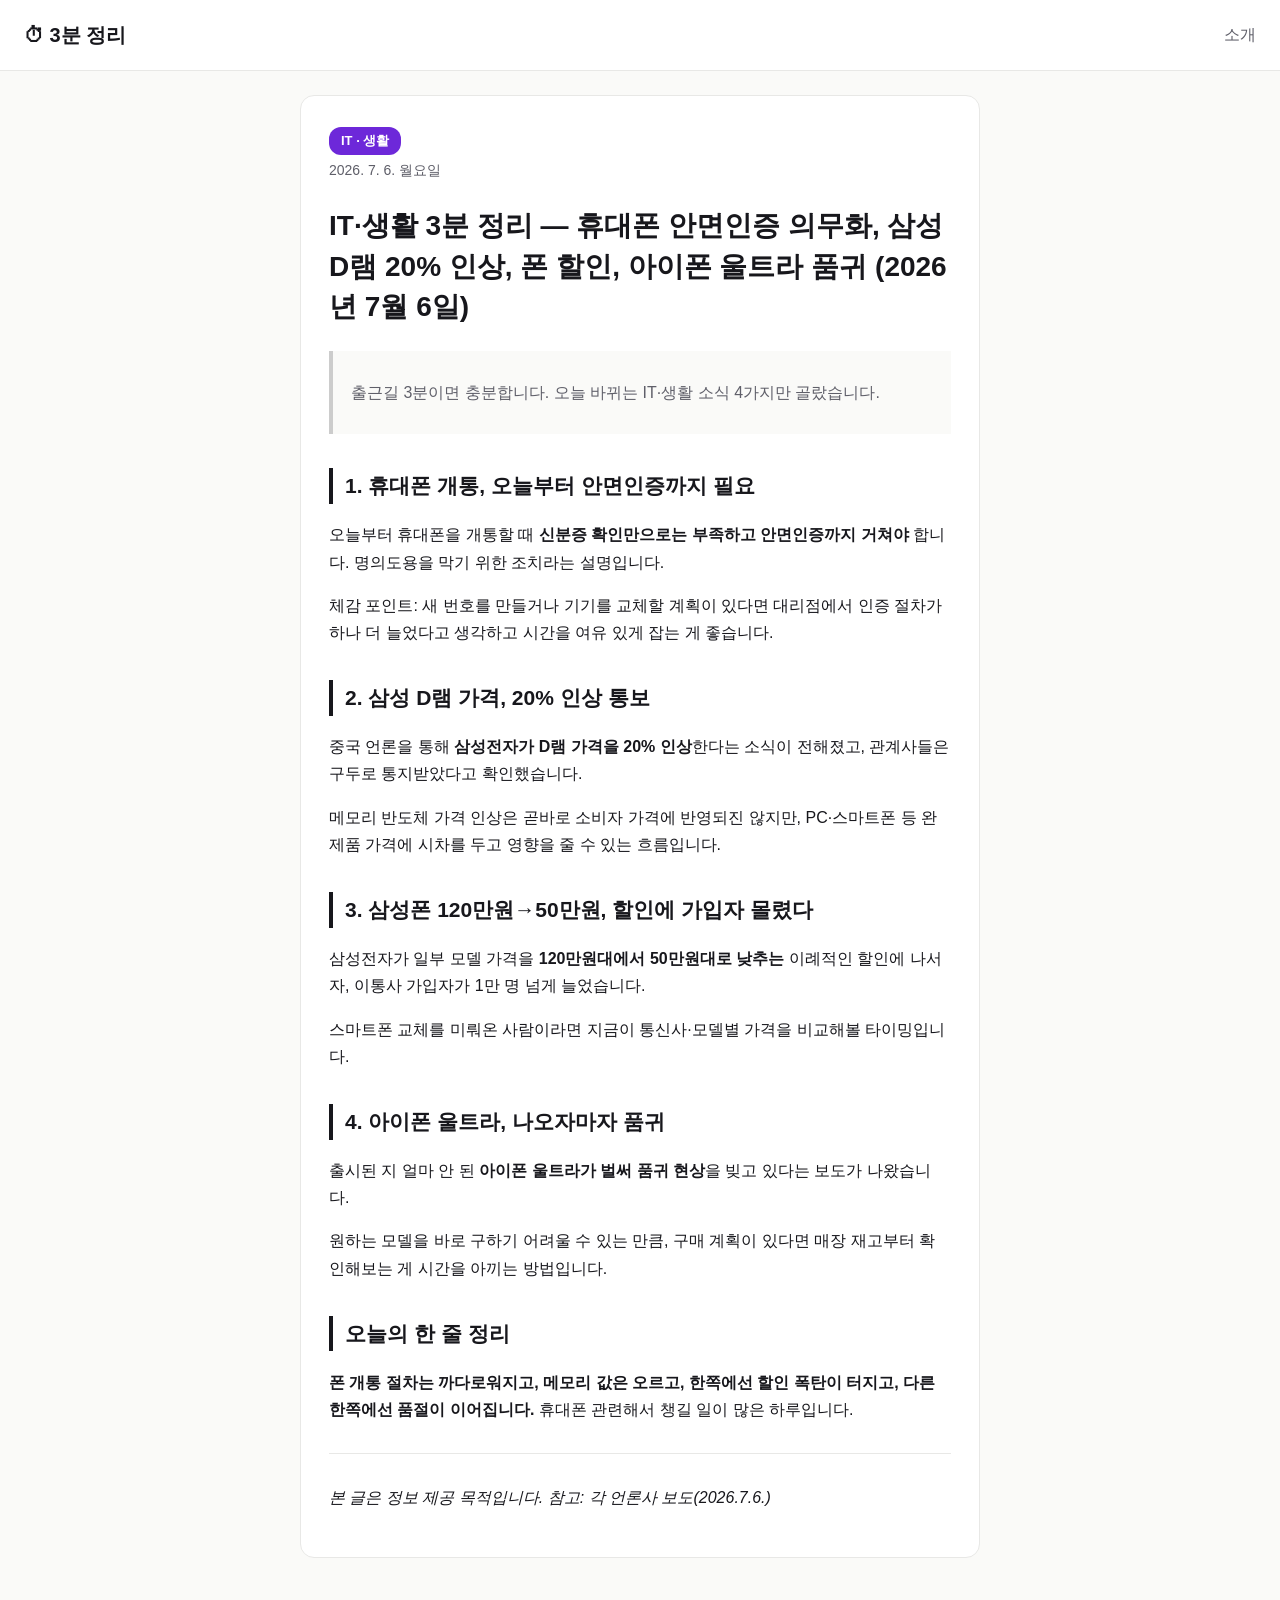
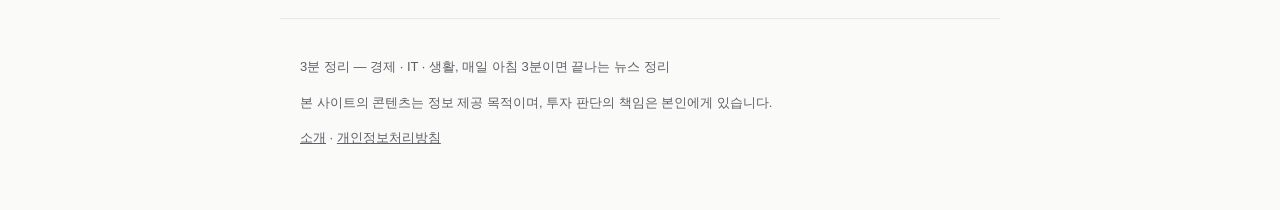
<file: docs/posts/20260706_techlife.html>
<!DOCTYPE html>
<html lang="ko">
<head>
<meta charset="utf-8">
<meta name="viewport" content="width=device-width, initial-scale=1">
<title>IT·생활 3분 정리 — 휴대폰 안면인증 의무화, 삼성 D램 20% 인상, 폰 할인, 아이폰 울트라 품귀 (2026년 7월 6일) — 3분 정리</title>
<meta name="description" content="휴대폰 개통, 오늘부터 까다로워진다 / 삼성 D램 가격, 20% 인상 통보 / 삼성폰 120만원→50만원, 가입자 몰렸다 / 아이폰 울트라, 나오자마자 품귀">
<meta property="og:title" content="IT·생활 3분 정리 — 휴대폰 안면인증 의무화, 삼성 D램 20% 인상, 폰 할인, 아이폰 울트라 품귀 (2026년 7월 6일) — 3분 정리">
<meta property="og:description" content="휴대폰 개통, 오늘부터 까다로워진다 / 삼성 D램 가격, 20% 인상 통보 / 삼성폰 120만원→50만원, 가입자 몰렸다 / 아이폰 울트라, 나오자마자 품귀">
<meta property="og:type" content="article">
<meta property="og:site_name" content="3분 정리">
<meta property="og:locale" content="ko_KR">
<link rel="canonical" href="https://smkang1023-png.github.io/3min/posts/20260706_techlife.html">
<meta property="og:url" content="https://smkang1023-png.github.io/3min/posts/20260706_techlife.html">
<link rel="alternate" type="application/rss+xml" title="3분 정리" href="https://smkang1023-png.github.io/3min/feed.xml">
<link rel="stylesheet" href="../style.css">
<!-- adsense: 승인 후 이 자리에 스크립트 삽입 -->
</head>
<body>
<header class="top">
  <a class="brand" href="../">⏱ 3분 정리</a>
  <nav><a href="../about.html">소개</a></nav>
</header>
<main>
<article class="post"><span class="badge" style="background:#6D28D9">IT · 생활</span><p class="date">2026. 7. 6. 월요일</p><h1>IT·생활 3분 정리 — 휴대폰 안면인증 의무화, 삼성 D램 20% 인상, 폰 할인, 아이폰 울트라 품귀 (2026년 7월 6일)</h1>
<blockquote>
<p>출근길 3분이면 충분합니다. 오늘 바뀌는 IT·생활 소식 4가지만 골랐습니다.</p>
</blockquote>
<h2>1. 휴대폰 개통, 오늘부터 안면인증까지 필요</h2>
<p>오늘부터 휴대폰을 개통할 때 <strong>신분증 확인만으로는 부족하고 안면인증까지 거쳐야</strong> 합니다. 명의도용을 막기 위한 조치라는 설명입니다.</p>
<p>체감 포인트: 새 번호를 만들거나 기기를 교체할 계획이 있다면 대리점에서 인증 절차가 하나 더 늘었다고 생각하고 시간을 여유 있게 잡는 게 좋습니다.</p>
<h2>2. 삼성 D램 가격, 20% 인상 통보</h2>
<p>중국 언론을 통해 <strong>삼성전자가 D램 가격을 20% 인상</strong>한다는 소식이 전해졌고, 관계사들은 구두로 통지받았다고 확인했습니다.</p>
<p>메모리 반도체 가격 인상은 곧바로 소비자 가격에 반영되진 않지만, PC·스마트폰 등 완제품 가격에 시차를 두고 영향을 줄 수 있는 흐름입니다.</p>
<h2>3. 삼성폰 120만원→50만원, 할인에 가입자 몰렸다</h2>
<p>삼성전자가 일부 모델 가격을 <strong>120만원대에서 50만원대로 낮추는</strong> 이례적인 할인에 나서자, 이통사 가입자가 1만 명 넘게 늘었습니다.</p>
<p>스마트폰 교체를 미뤄온 사람이라면 지금이 통신사·모델별 가격을 비교해볼 타이밍입니다.</p>
<h2>4. 아이폰 울트라, 나오자마자 품귀</h2>
<p>출시된 지 얼마 안 된 <strong>아이폰 울트라가 벌써 품귀 현상</strong>을 빚고 있다는 보도가 나왔습니다.</p>
<p>원하는 모델을 바로 구하기 어려울 수 있는 만큼, 구매 계획이 있다면 매장 재고부터 확인해보는 게 시간을 아끼는 방법입니다.</p>
<h2>오늘의 한 줄 정리</h2>
<p><strong>폰 개통 절차는 까다로워지고, 메모리 값은 오르고, 한쪽에선 할인 폭탄이 터지고, 다른 한쪽에선 품절이 이어집니다.</strong> 휴대폰 관련해서 챙길 일이 많은 하루입니다.</p>
<hr />
<p><em>본 글은 정보 제공 목적입니다.</em>
<em>참고: 각 언론사 보도(2026.7.6.)</em></p></article>
</main>
<footer>
  <p>3분 정리 — 경제 · IT · 생활, 매일 아침 3분이면 끝나는 뉴스 정리</p>
  <p>본 사이트의 콘텐츠는 정보 제공 목적이며, 투자 판단의 책임은 본인에게 있습니다.</p>
  <p><a href="../about.html">소개</a> · <a href="../privacy.html">개인정보처리방침</a></p>
</footer>
</body>
</html>
</file>
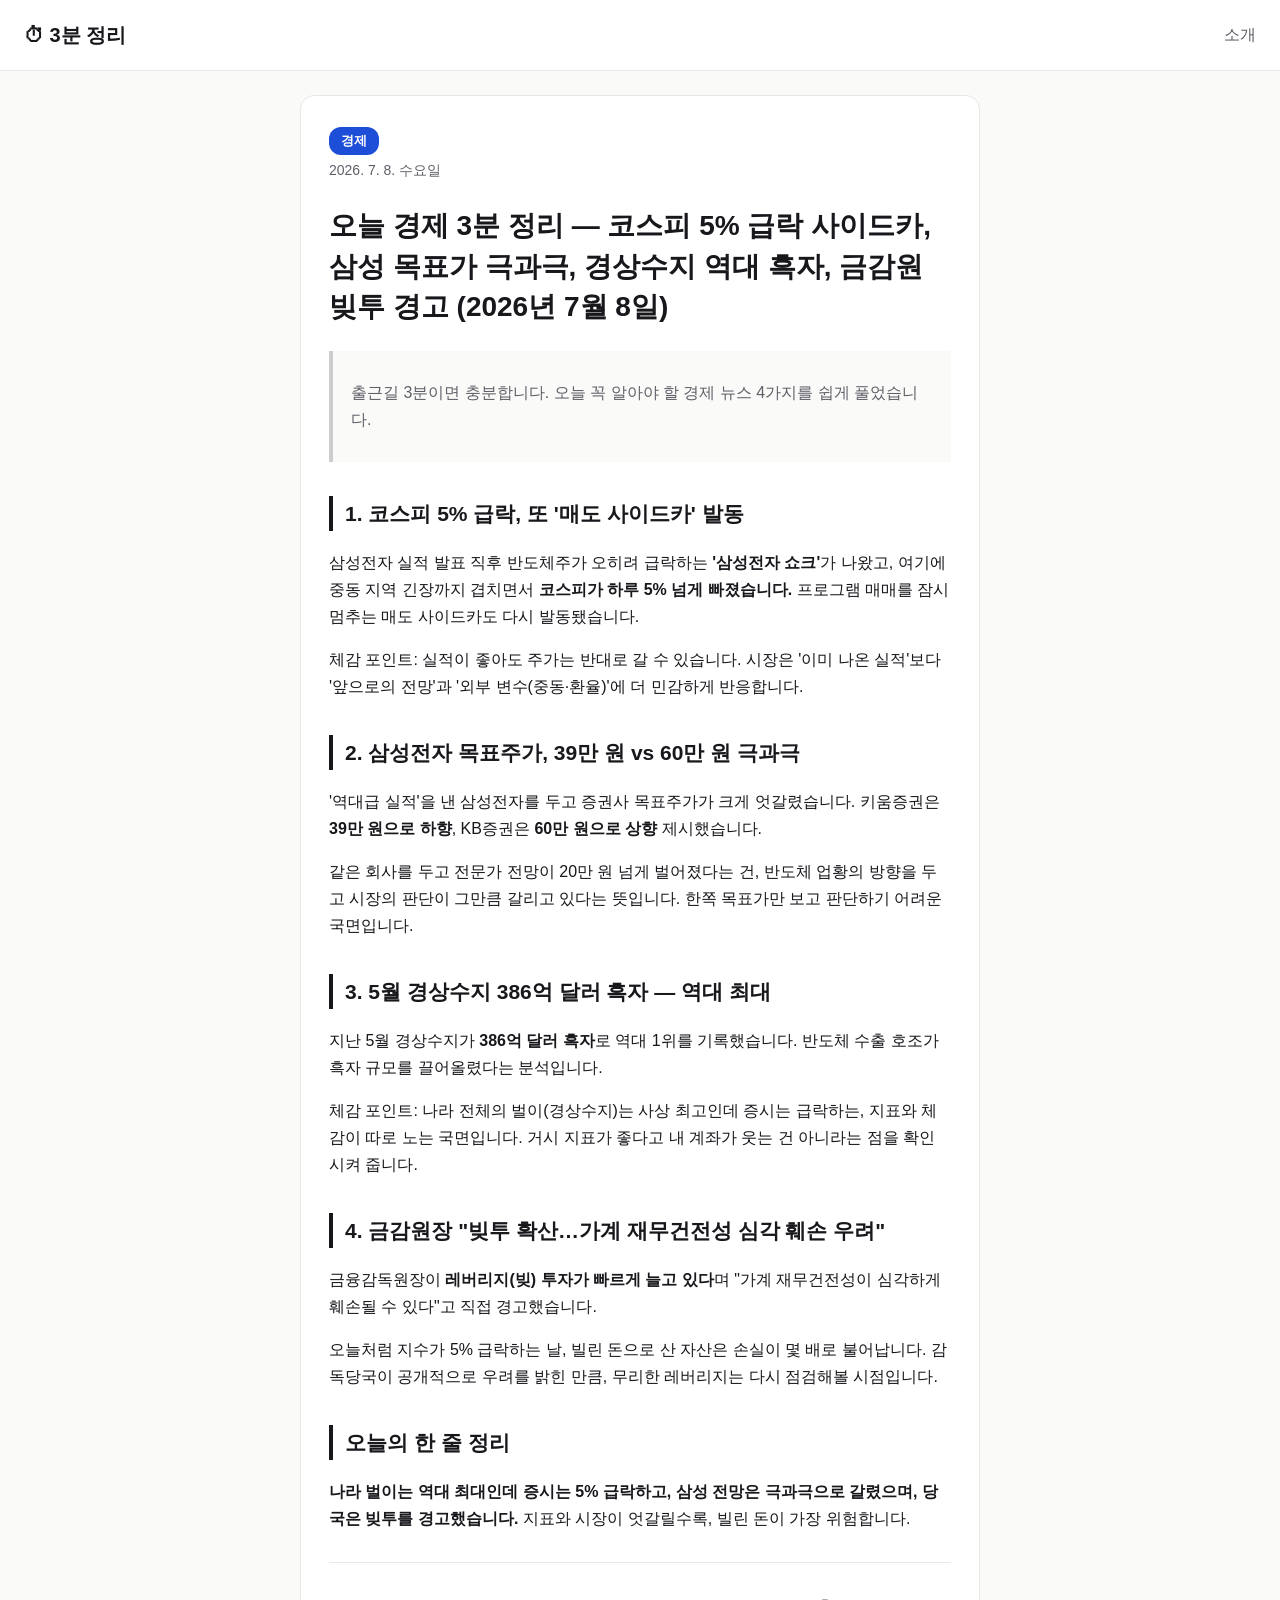
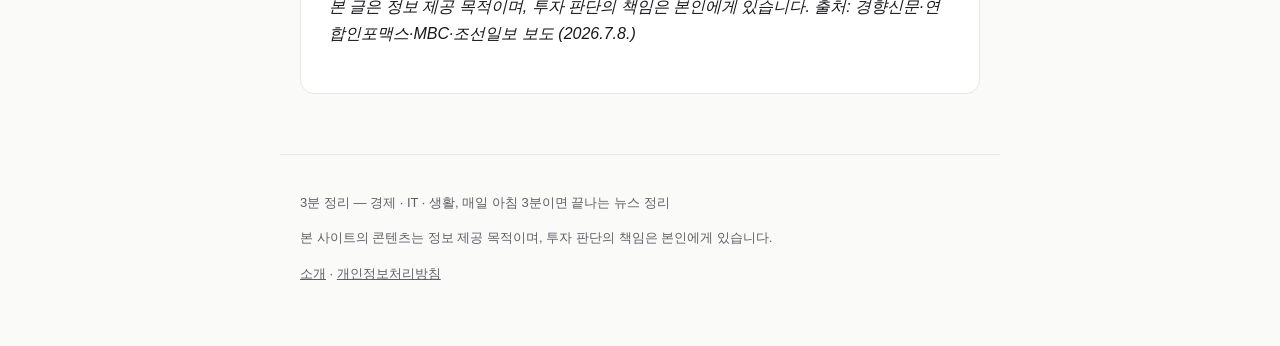
<file: docs/posts/20260708_econ.html>
<!DOCTYPE html>
<html lang="ko">
<head>
<meta charset="utf-8">
<meta name="viewport" content="width=device-width, initial-scale=1">
<title>오늘 경제 3분 정리 — 코스피 5% 급락 사이드카, 삼성 목표가 극과극, 경상수지 역대 흑자, 금감원 빚투 경고 (2026년 7월 8일) — 3분 정리</title>
<meta name="description" content="코스피 5% 급락, 또 매도사이드카 / 삼성전자 목표가 39만 vs 60만 / 5월 경상수지 흑자, 역대 1위 / 금감원장 &#x27;빚투 확산&#x27; 경고">
<meta property="og:title" content="오늘 경제 3분 정리 — 코스피 5% 급락 사이드카, 삼성 목표가 극과극, 경상수지 역대 흑자, 금감원 빚투 경고 (2026년 7월 8일) — 3분 정리">
<meta property="og:description" content="코스피 5% 급락, 또 매도사이드카 / 삼성전자 목표가 39만 vs 60만 / 5월 경상수지 흑자, 역대 1위 / 금감원장 &#x27;빚투 확산&#x27; 경고">
<meta property="og:type" content="article">
<meta property="og:site_name" content="3분 정리">
<meta property="og:locale" content="ko_KR">
<link rel="canonical" href="https://smkang1023-png.github.io/3min/posts/20260708_econ.html">
<meta property="og:url" content="https://smkang1023-png.github.io/3min/posts/20260708_econ.html">
<link rel="alternate" type="application/rss+xml" title="3분 정리" href="https://smkang1023-png.github.io/3min/feed.xml">
<link rel="stylesheet" href="../style.css">
<!-- adsense: 승인 후 이 자리에 스크립트 삽입 -->
</head>
<body>
<header class="top">
  <a class="brand" href="../">⏱ 3분 정리</a>
  <nav><a href="../about.html">소개</a></nav>
</header>
<main>
<article class="post"><span class="badge" style="background:#1D4ED8">경제</span><p class="date">2026. 7. 8. 수요일</p><h1>오늘 경제 3분 정리 — 코스피 5% 급락 사이드카, 삼성 목표가 극과극, 경상수지 역대 흑자, 금감원 빚투 경고 (2026년 7월 8일)</h1>
<blockquote>
<p>출근길 3분이면 충분합니다. 오늘 꼭 알아야 할 경제 뉴스 4가지를 쉽게 풀었습니다.</p>
</blockquote>
<h2>1. 코스피 5% 급락, 또 '매도 사이드카' 발동</h2>
<p>삼성전자 실적 발표 직후 반도체주가 오히려 급락하는 <strong>'삼성전자 쇼크'</strong>가 나왔고, 여기에 중동 지역 긴장까지 겹치면서 <strong>코스피가 하루 5% 넘게 빠졌습니다.</strong> 프로그램 매매를 잠시 멈추는 매도 사이드카도 다시 발동됐습니다.</p>
<p>체감 포인트: 실적이 좋아도 주가는 반대로 갈 수 있습니다. 시장은 '이미 나온 실적'보다 '앞으로의 전망'과 '외부 변수(중동·환율)'에 더 민감하게 반응합니다.</p>
<h2>2. 삼성전자 목표주가, 39만 원 vs 60만 원 극과극</h2>
<p>'역대급 실적'을 낸 삼성전자를 두고 증권사 목표주가가 크게 엇갈렸습니다. 키움증권은 <strong>39만 원으로 하향</strong>, KB증권은 <strong>60만 원으로 상향</strong> 제시했습니다.</p>
<p>같은 회사를 두고 전문가 전망이 20만 원 넘게 벌어졌다는 건, 반도체 업황의 방향을 두고 시장의 판단이 그만큼 갈리고 있다는 뜻입니다. 한쪽 목표가만 보고 판단하기 어려운 국면입니다.</p>
<h2>3. 5월 경상수지 386억 달러 흑자 — 역대 최대</h2>
<p>지난 5월 경상수지가 <strong>386억 달러 흑자</strong>로 역대 1위를 기록했습니다. 반도체 수출 호조가 흑자 규모를 끌어올렸다는 분석입니다.</p>
<p>체감 포인트: 나라 전체의 벌이(경상수지)는 사상 최고인데 증시는 급락하는, 지표와 체감이 따로 노는 국면입니다. 거시 지표가 좋다고 내 계좌가 웃는 건 아니라는 점을 확인시켜 줍니다.</p>
<h2>4. 금감원장 "빚투 확산…가계 재무건전성 심각 훼손 우려"</h2>
<p>금융감독원장이 <strong>레버리지(빚) 투자가 빠르게 늘고 있다</strong>며 "가계 재무건전성이 심각하게 훼손될 수 있다"고 직접 경고했습니다.</p>
<p>오늘처럼 지수가 5% 급락하는 날, 빌린 돈으로 산 자산은 손실이 몇 배로 불어납니다. 감독당국이 공개적으로 우려를 밝힌 만큼, 무리한 레버리지는 다시 점검해볼 시점입니다.</p>
<h2>오늘의 한 줄 정리</h2>
<p><strong>나라 벌이는 역대 최대인데 증시는 5% 급락하고, 삼성 전망은 극과극으로 갈렸으며, 당국은 빚투를 경고했습니다.</strong> 지표와 시장이 엇갈릴수록, 빌린 돈이 가장 위험합니다.</p>
<hr />
<p><em>본 글은 정보 제공 목적이며, 투자 판단의 책임은 본인에게 있습니다.</em>
<em>출처: 경향신문·연합인포맥스·MBC·조선일보 보도 (2026.7.8.)</em></p></article>
</main>
<footer>
  <p>3분 정리 — 경제 · IT · 생활, 매일 아침 3분이면 끝나는 뉴스 정리</p>
  <p>본 사이트의 콘텐츠는 정보 제공 목적이며, 투자 판단의 책임은 본인에게 있습니다.</p>
  <p><a href="../about.html">소개</a> · <a href="../privacy.html">개인정보처리방침</a></p>
</footer>
</body>
</html>
</file>
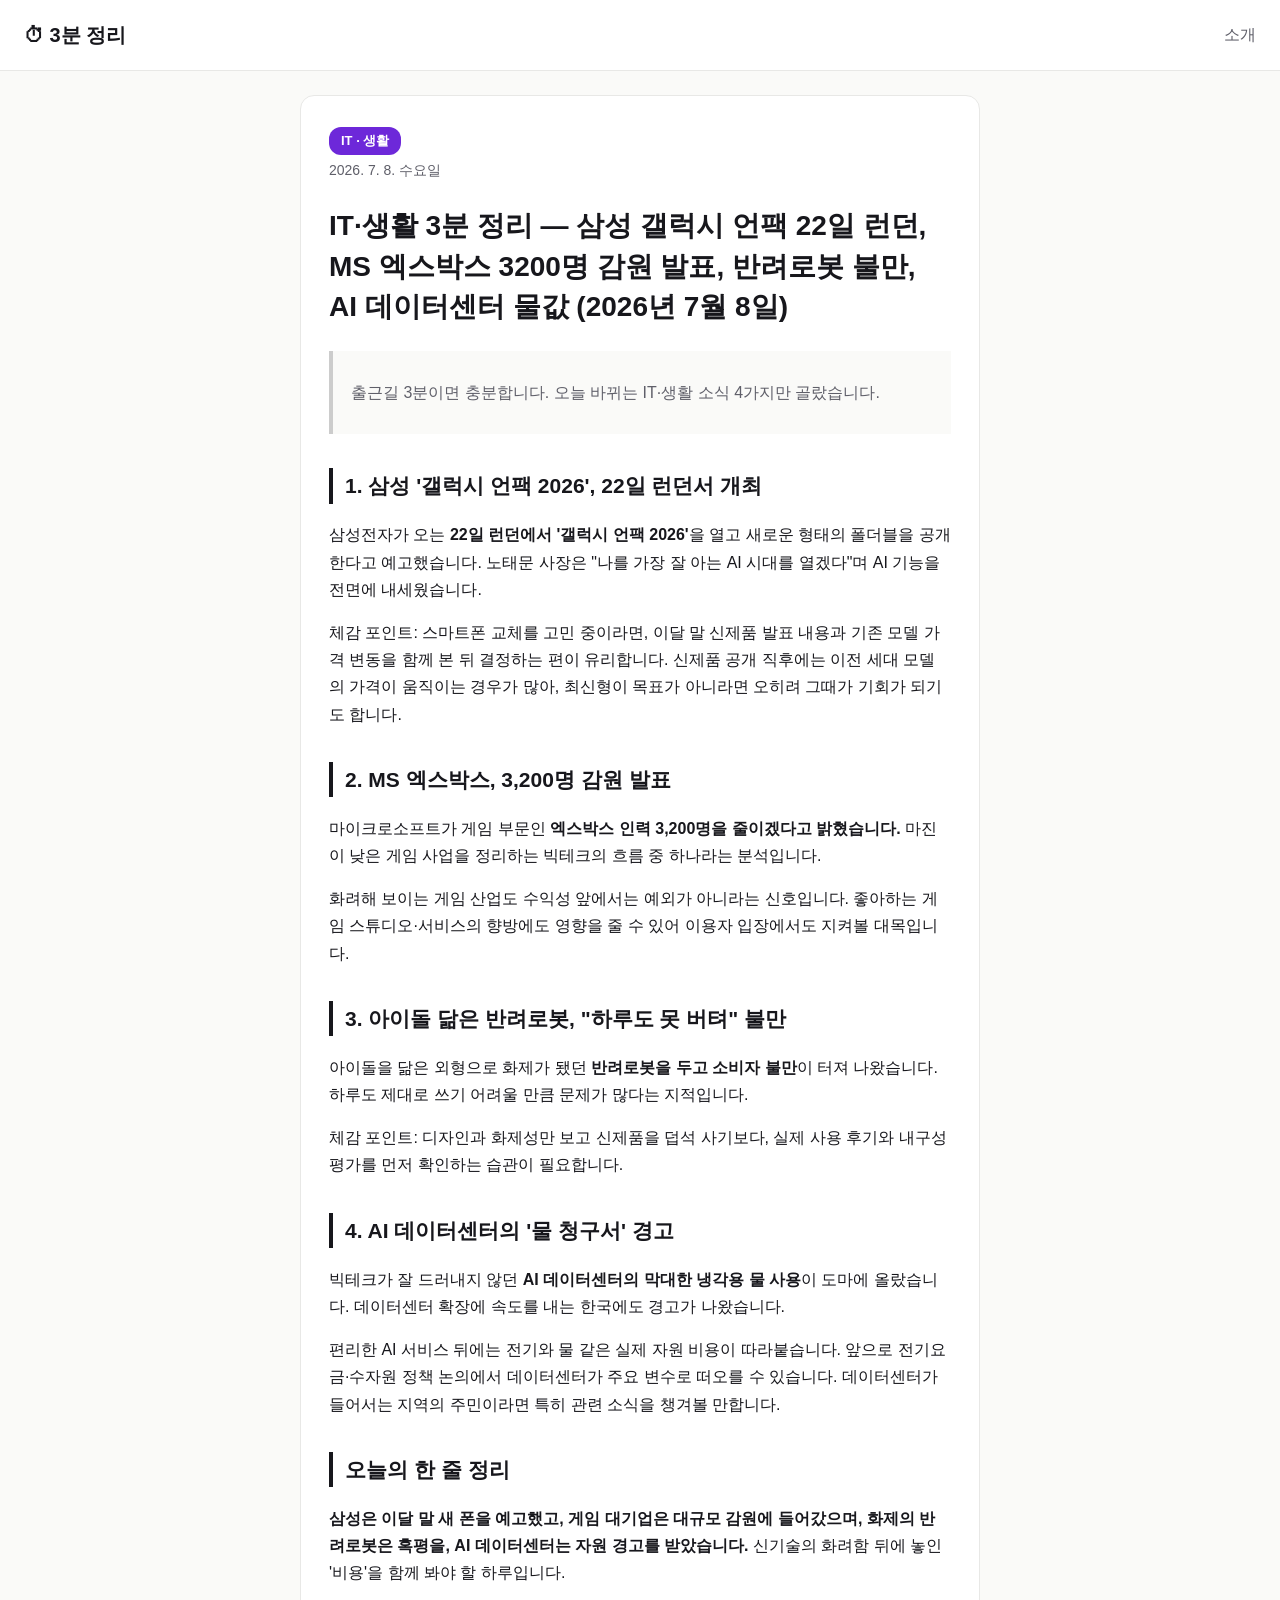
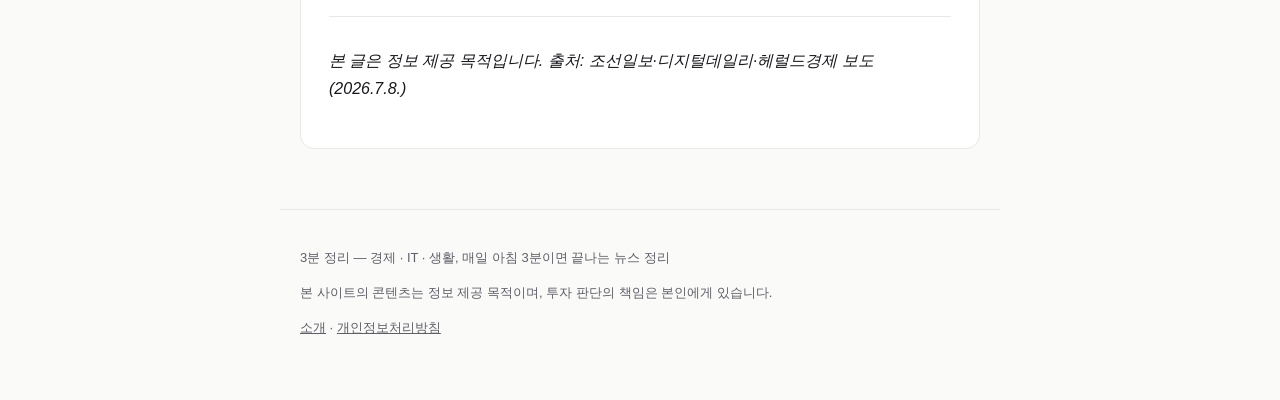
<file: docs/posts/20260708_techlife.html>
<!DOCTYPE html>
<html lang="ko">
<head>
<meta charset="utf-8">
<meta name="viewport" content="width=device-width, initial-scale=1">
<title>IT·생활 3분 정리 — 삼성 갤럭시 언팩 22일 런던, MS 엑스박스 3200명 감원 발표, 반려로봇 불만, AI 데이터센터 물값 (2026년 7월 8일) — 3분 정리</title>
<meta name="description" content="갤럭시 언팩, 22일 런던 개최 / MS 엑스박스 3200명 감원 발표 / 반려로봇 &#x27;하루도 못 버텨&#x27; 불만 / AI 데이터센터 &#x27;물 청구서&#x27; 경고">
<meta property="og:title" content="IT·생활 3분 정리 — 삼성 갤럭시 언팩 22일 런던, MS 엑스박스 3200명 감원 발표, 반려로봇 불만, AI 데이터센터 물값 (2026년 7월 8일) — 3분 정리">
<meta property="og:description" content="갤럭시 언팩, 22일 런던 개최 / MS 엑스박스 3200명 감원 발표 / 반려로봇 &#x27;하루도 못 버텨&#x27; 불만 / AI 데이터센터 &#x27;물 청구서&#x27; 경고">
<meta property="og:type" content="article">
<meta property="og:site_name" content="3분 정리">
<meta property="og:locale" content="ko_KR">
<link rel="canonical" href="https://smkang1023-png.github.io/3min/posts/20260708_techlife.html">
<meta property="og:url" content="https://smkang1023-png.github.io/3min/posts/20260708_techlife.html">
<link rel="alternate" type="application/rss+xml" title="3분 정리" href="https://smkang1023-png.github.io/3min/feed.xml">
<link rel="stylesheet" href="../style.css">
<!-- adsense: 승인 후 이 자리에 스크립트 삽입 -->
</head>
<body>
<header class="top">
  <a class="brand" href="../">⏱ 3분 정리</a>
  <nav><a href="../about.html">소개</a></nav>
</header>
<main>
<article class="post"><span class="badge" style="background:#6D28D9">IT · 생활</span><p class="date">2026. 7. 8. 수요일</p><h1>IT·생활 3분 정리 — 삼성 갤럭시 언팩 22일 런던, MS 엑스박스 3200명 감원 발표, 반려로봇 불만, AI 데이터센터 물값 (2026년 7월 8일)</h1>
<blockquote>
<p>출근길 3분이면 충분합니다. 오늘 바뀌는 IT·생활 소식 4가지만 골랐습니다.</p>
</blockquote>
<h2>1. 삼성 '갤럭시 언팩 2026', 22일 런던서 개최</h2>
<p>삼성전자가 오는 <strong>22일 런던에서 '갤럭시 언팩 2026'</strong>을 열고 새로운 형태의 폴더블을 공개한다고 예고했습니다. 노태문 사장은 "나를 가장 잘 아는 AI 시대를 열겠다"며 AI 기능을 전면에 내세웠습니다.</p>
<p>체감 포인트: 스마트폰 교체를 고민 중이라면, 이달 말 신제품 발표 내용과 기존 모델 가격 변동을 함께 본 뒤 결정하는 편이 유리합니다. 신제품 공개 직후에는 이전 세대 모델의 가격이 움직이는 경우가 많아, 최신형이 목표가 아니라면 오히려 그때가 기회가 되기도 합니다.</p>
<h2>2. MS 엑스박스, 3,200명 감원 발표</h2>
<p>마이크로소프트가 게임 부문인 <strong>엑스박스 인력 3,200명을 줄이겠다고 밝혔습니다.</strong> 마진이 낮은 게임 사업을 정리하는 빅테크의 흐름 중 하나라는 분석입니다.</p>
<p>화려해 보이는 게임 산업도 수익성 앞에서는 예외가 아니라는 신호입니다. 좋아하는 게임 스튜디오·서비스의 향방에도 영향을 줄 수 있어 이용자 입장에서도 지켜볼 대목입니다.</p>
<h2>3. 아이돌 닮은 반려로봇, "하루도 못 버텨" 불만</h2>
<p>아이돌을 닮은 외형으로 화제가 됐던 <strong>반려로봇을 두고 소비자 불만</strong>이 터져 나왔습니다. 하루도 제대로 쓰기 어려울 만큼 문제가 많다는 지적입니다.</p>
<p>체감 포인트: 디자인과 화제성만 보고 신제품을 덥석 사기보다, 실제 사용 후기와 내구성 평가를 먼저 확인하는 습관이 필요합니다.</p>
<h2>4. AI 데이터센터의 '물 청구서' 경고</h2>
<p>빅테크가 잘 드러내지 않던 <strong>AI 데이터센터의 막대한 냉각용 물 사용</strong>이 도마에 올랐습니다. 데이터센터 확장에 속도를 내는 한국에도 경고가 나왔습니다.</p>
<p>편리한 AI 서비스 뒤에는 전기와 물 같은 실제 자원 비용이 따라붙습니다. 앞으로 전기요금·수자원 정책 논의에서 데이터센터가 주요 변수로 떠오를 수 있습니다. 데이터센터가 들어서는 지역의 주민이라면 특히 관련 소식을 챙겨볼 만합니다.</p>
<h2>오늘의 한 줄 정리</h2>
<p><strong>삼성은 이달 말 새 폰을 예고했고, 게임 대기업은 대규모 감원에 들어갔으며, 화제의 반려로봇은 혹평을, AI 데이터센터는 자원 경고를 받았습니다.</strong> 신기술의 화려함 뒤에 놓인 '비용'을 함께 봐야 할 하루입니다.</p>
<hr />
<p><em>본 글은 정보 제공 목적입니다.</em>
<em>출처: 조선일보·디지털데일리·헤럴드경제 보도 (2026.7.8.)</em></p></article>
</main>
<footer>
  <p>3분 정리 — 경제 · IT · 생활, 매일 아침 3분이면 끝나는 뉴스 정리</p>
  <p>본 사이트의 콘텐츠는 정보 제공 목적이며, 투자 판단의 책임은 본인에게 있습니다.</p>
  <p><a href="../about.html">소개</a> · <a href="../privacy.html">개인정보처리방침</a></p>
</footer>
</body>
</html>
</file>
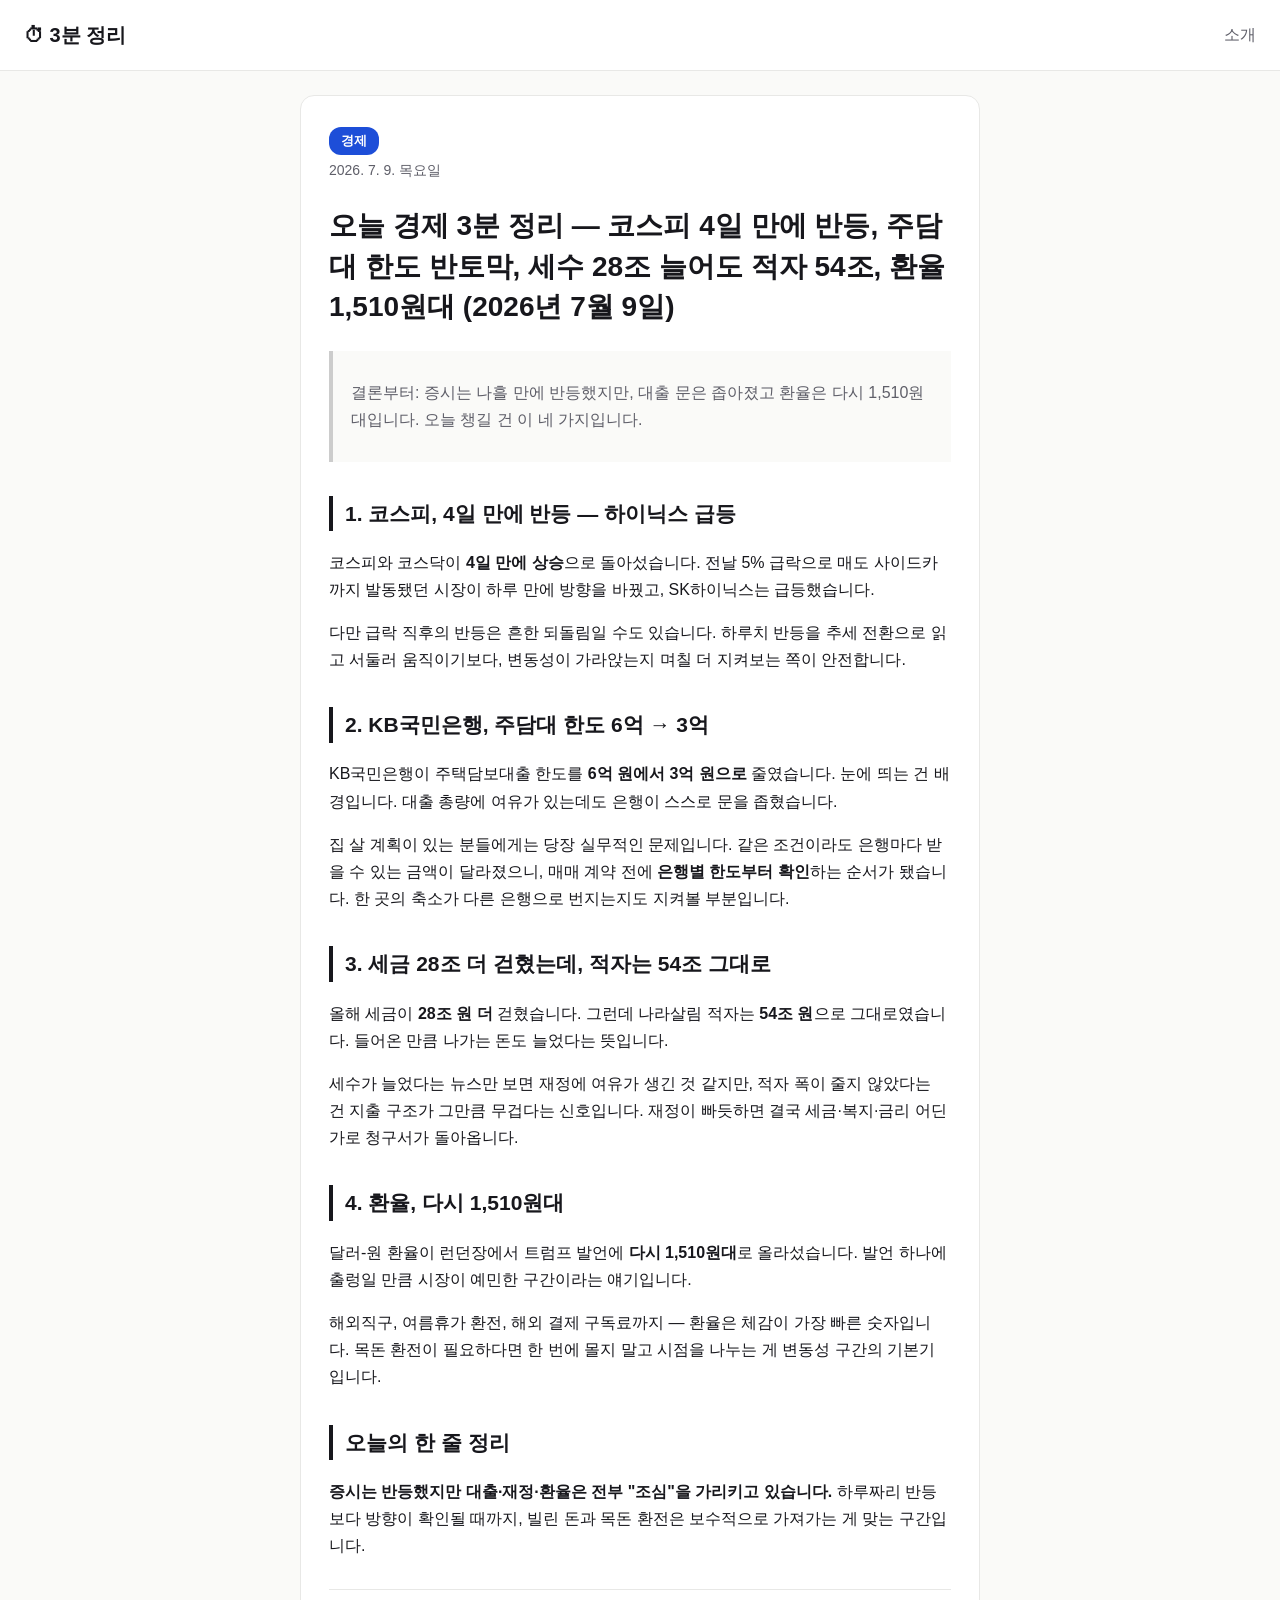
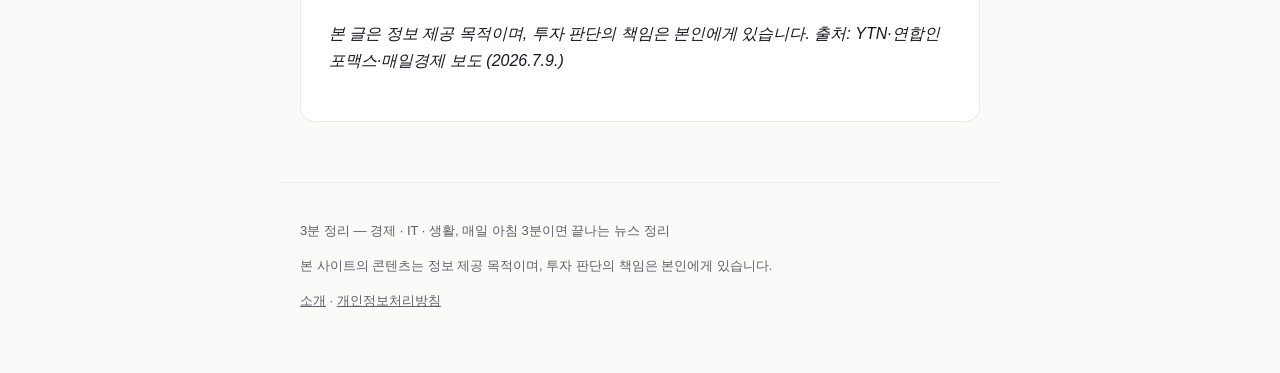
<file: docs/posts/20260709_econ.html>
<!DOCTYPE html>
<html lang="ko">
<head>
<meta charset="utf-8">
<meta name="viewport" content="width=device-width, initial-scale=1">
<title>오늘 경제 3분 정리 — 코스피 4일 만에 반등, 주담대 한도 반토막, 세수 28조 늘어도 적자 54조, 환율 1,510원대 (2026년 7월 9일) — 3분 정리</title>
<meta name="description" content="코스피, 4일 만에 반등 / 주담대 한도 6억→3억 / 세금 28조 더, 적자 그대로 / 환율 다시 1,510원대">
<meta property="og:title" content="오늘 경제 3분 정리 — 코스피 4일 만에 반등, 주담대 한도 반토막, 세수 28조 늘어도 적자 54조, 환율 1,510원대 (2026년 7월 9일) — 3분 정리">
<meta property="og:description" content="코스피, 4일 만에 반등 / 주담대 한도 6억→3억 / 세금 28조 더, 적자 그대로 / 환율 다시 1,510원대">
<meta property="og:type" content="article">
<meta property="og:site_name" content="3분 정리">
<meta property="og:locale" content="ko_KR">
<link rel="canonical" href="https://smkang1023-png.github.io/3min/posts/20260709_econ.html">
<meta property="og:url" content="https://smkang1023-png.github.io/3min/posts/20260709_econ.html">
<link rel="alternate" type="application/rss+xml" title="3분 정리" href="https://smkang1023-png.github.io/3min/feed.xml">
<link rel="stylesheet" href="../style.css">
<!-- adsense: 승인 후 이 자리에 스크립트 삽입 -->
</head>
<body>
<header class="top">
  <a class="brand" href="../">⏱ 3분 정리</a>
  <nav><a href="../about.html">소개</a></nav>
</header>
<main>
<article class="post"><span class="badge" style="background:#1D4ED8">경제</span><p class="date">2026. 7. 9. 목요일</p><h1>오늘 경제 3분 정리 — 코스피 4일 만에 반등, 주담대 한도 반토막, 세수 28조 늘어도 적자 54조, 환율 1,510원대 (2026년 7월 9일)</h1>
<blockquote>
<p>결론부터: 증시는 나흘 만에 반등했지만, 대출 문은 좁아졌고 환율은 다시 1,510원대입니다. 오늘 챙길 건 이 네 가지입니다.</p>
</blockquote>
<h2>1. 코스피, 4일 만에 반등 — 하이닉스 급등</h2>
<p>코스피와 코스닥이 <strong>4일 만에 상승</strong>으로 돌아섰습니다. 전날 5% 급락으로 매도 사이드카까지 발동됐던 시장이 하루 만에 방향을 바꿨고, SK하이닉스는 급등했습니다.</p>
<p>다만 급락 직후의 반등은 흔한 되돌림일 수도 있습니다. 하루치 반등을 추세 전환으로 읽고 서둘러 움직이기보다, 변동성이 가라앉는지 며칠 더 지켜보는 쪽이 안전합니다.</p>
<h2>2. KB국민은행, 주담대 한도 6억 → 3억</h2>
<p>KB국민은행이 주택담보대출 한도를 <strong>6억 원에서 3억 원으로</strong> 줄였습니다. 눈에 띄는 건 배경입니다. 대출 총량에 여유가 있는데도 은행이 스스로 문을 좁혔습니다.</p>
<p>집 살 계획이 있는 분들에게는 당장 실무적인 문제입니다. 같은 조건이라도 은행마다 받을 수 있는 금액이 달라졌으니, 매매 계약 전에 <strong>은행별 한도부터 확인</strong>하는 순서가 됐습니다. 한 곳의 축소가 다른 은행으로 번지는지도 지켜볼 부분입니다.</p>
<h2>3. 세금 28조 더 걷혔는데, 적자는 54조 그대로</h2>
<p>올해 세금이 <strong>28조 원 더</strong> 걷혔습니다. 그런데 나라살림 적자는 <strong>54조 원</strong>으로 그대로였습니다. 들어온 만큼 나가는 돈도 늘었다는 뜻입니다.</p>
<p>세수가 늘었다는 뉴스만 보면 재정에 여유가 생긴 것 같지만, 적자 폭이 줄지 않았다는 건 지출 구조가 그만큼 무겁다는 신호입니다. 재정이 빠듯하면 결국 세금·복지·금리 어딘가로 청구서가 돌아옵니다.</p>
<h2>4. 환율, 다시 1,510원대</h2>
<p>달러-원 환율이 런던장에서 트럼프 발언에 <strong>다시 1,510원대</strong>로 올라섰습니다. 발언 하나에 출렁일 만큼 시장이 예민한 구간이라는 얘기입니다.</p>
<p>해외직구, 여름휴가 환전, 해외 결제 구독료까지 — 환율은 체감이 가장 빠른 숫자입니다. 목돈 환전이 필요하다면 한 번에 몰지 말고 시점을 나누는 게 변동성 구간의 기본기입니다.</p>
<h2>오늘의 한 줄 정리</h2>
<p><strong>증시는 반등했지만 대출·재정·환율은 전부 "조심"을 가리키고 있습니다.</strong> 하루짜리 반등보다 방향이 확인될 때까지, 빌린 돈과 목돈 환전은 보수적으로 가져가는 게 맞는 구간입니다.</p>
<hr />
<p><em>본 글은 정보 제공 목적이며, 투자 판단의 책임은 본인에게 있습니다.</em>
<em>출처: YTN·연합인포맥스·매일경제 보도 (2026.7.9.)</em></p></article>
</main>
<footer>
  <p>3분 정리 — 경제 · IT · 생활, 매일 아침 3분이면 끝나는 뉴스 정리</p>
  <p>본 사이트의 콘텐츠는 정보 제공 목적이며, 투자 판단의 책임은 본인에게 있습니다.</p>
  <p><a href="../about.html">소개</a> · <a href="../privacy.html">개인정보처리방침</a></p>
</footer>
</body>
</html>
</file>
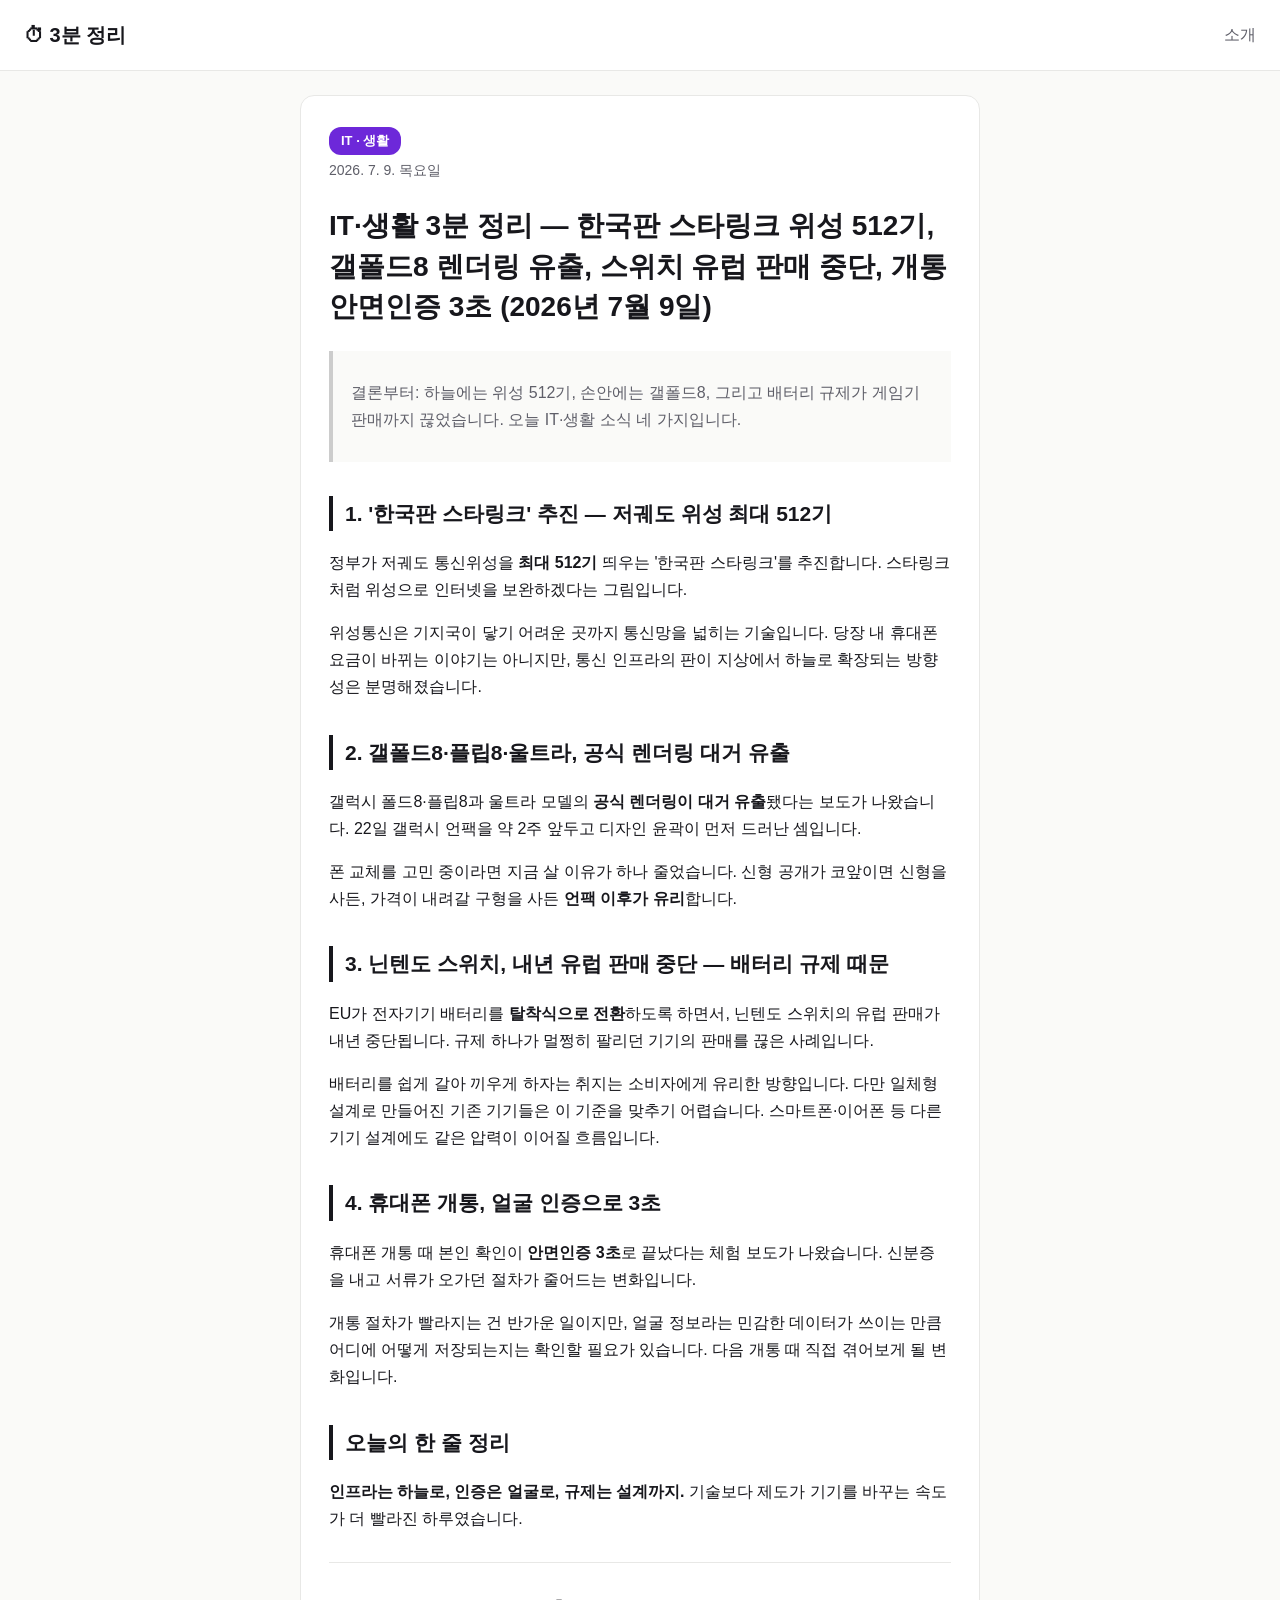
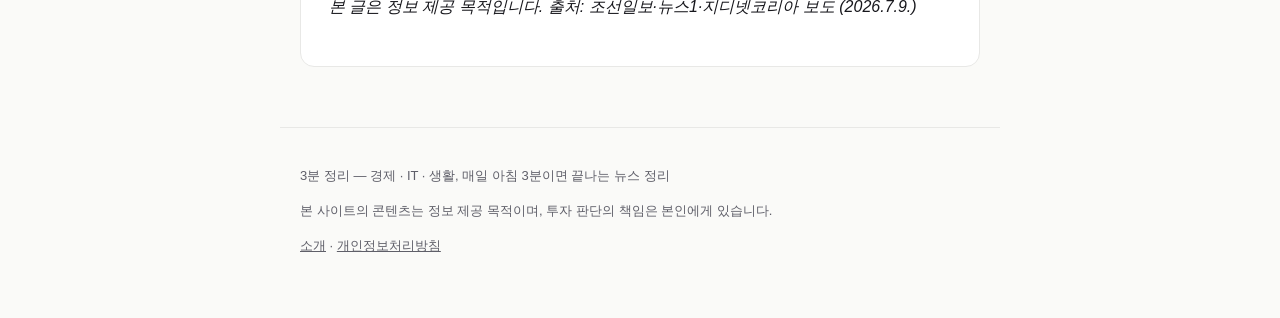
<file: docs/posts/20260709_techlife.html>
<!DOCTYPE html>
<html lang="ko">
<head>
<meta charset="utf-8">
<meta name="viewport" content="width=device-width, initial-scale=1">
<title>IT·생활 3분 정리 — 한국판 스타링크 위성 512기, 갤폴드8 렌더링 유출, 스위치 유럽 판매 중단, 개통 안면인증 3초 (2026년 7월 9일) — 3분 정리</title>
<meta name="description" content="한국판 스타링크 512기 / 갤폴드8 렌더링 유출 / 스위치, 유럽 판매 중단 / 휴대폰 개통, 얼굴로 3초">
<meta property="og:title" content="IT·생활 3분 정리 — 한국판 스타링크 위성 512기, 갤폴드8 렌더링 유출, 스위치 유럽 판매 중단, 개통 안면인증 3초 (2026년 7월 9일) — 3분 정리">
<meta property="og:description" content="한국판 스타링크 512기 / 갤폴드8 렌더링 유출 / 스위치, 유럽 판매 중단 / 휴대폰 개통, 얼굴로 3초">
<meta property="og:type" content="article">
<meta property="og:site_name" content="3분 정리">
<meta property="og:locale" content="ko_KR">
<link rel="canonical" href="https://smkang1023-png.github.io/3min/posts/20260709_techlife.html">
<meta property="og:url" content="https://smkang1023-png.github.io/3min/posts/20260709_techlife.html">
<link rel="alternate" type="application/rss+xml" title="3분 정리" href="https://smkang1023-png.github.io/3min/feed.xml">
<link rel="stylesheet" href="../style.css">
<!-- adsense: 승인 후 이 자리에 스크립트 삽입 -->
</head>
<body>
<header class="top">
  <a class="brand" href="../">⏱ 3분 정리</a>
  <nav><a href="../about.html">소개</a></nav>
</header>
<main>
<article class="post"><span class="badge" style="background:#6D28D9">IT · 생활</span><p class="date">2026. 7. 9. 목요일</p><h1>IT·생활 3분 정리 — 한국판 스타링크 위성 512기, 갤폴드8 렌더링 유출, 스위치 유럽 판매 중단, 개통 안면인증 3초 (2026년 7월 9일)</h1>
<blockquote>
<p>결론부터: 하늘에는 위성 512기, 손안에는 갤폴드8, 그리고 배터리 규제가 게임기 판매까지 끊었습니다. 오늘 IT·생활 소식 네 가지입니다.</p>
</blockquote>
<h2>1. '한국판 스타링크' 추진 — 저궤도 위성 최대 512기</h2>
<p>정부가 저궤도 통신위성을 <strong>최대 512기</strong> 띄우는 '한국판 스타링크'를 추진합니다. 스타링크처럼 위성으로 인터넷을 보완하겠다는 그림입니다.</p>
<p>위성통신은 기지국이 닿기 어려운 곳까지 통신망을 넓히는 기술입니다. 당장 내 휴대폰 요금이 바뀌는 이야기는 아니지만, 통신 인프라의 판이 지상에서 하늘로 확장되는 방향성은 분명해졌습니다.</p>
<h2>2. 갤폴드8·플립8·울트라, 공식 렌더링 대거 유출</h2>
<p>갤럭시 폴드8·플립8과 울트라 모델의 <strong>공식 렌더링이 대거 유출</strong>됐다는 보도가 나왔습니다. 22일 갤럭시 언팩을 약 2주 앞두고 디자인 윤곽이 먼저 드러난 셈입니다.</p>
<p>폰 교체를 고민 중이라면 지금 살 이유가 하나 줄었습니다. 신형 공개가 코앞이면 신형을 사든, 가격이 내려갈 구형을 사든 <strong>언팩 이후가 유리</strong>합니다.</p>
<h2>3. 닌텐도 스위치, 내년 유럽 판매 중단 — 배터리 규제 때문</h2>
<p>EU가 전자기기 배터리를 <strong>탈착식으로 전환</strong>하도록 하면서, 닌텐도 스위치의 유럽 판매가 내년 중단됩니다. 규제 하나가 멀쩡히 팔리던 기기의 판매를 끊은 사례입니다.</p>
<p>배터리를 쉽게 갈아 끼우게 하자는 취지는 소비자에게 유리한 방향입니다. 다만 일체형 설계로 만들어진 기존 기기들은 이 기준을 맞추기 어렵습니다. 스마트폰·이어폰 등 다른 기기 설계에도 같은 압력이 이어질 흐름입니다.</p>
<h2>4. 휴대폰 개통, 얼굴 인증으로 3초</h2>
<p>휴대폰 개통 때 본인 확인이 <strong>안면인증 3초</strong>로 끝났다는 체험 보도가 나왔습니다. 신분증을 내고 서류가 오가던 절차가 줄어드는 변화입니다.</p>
<p>개통 절차가 빨라지는 건 반가운 일이지만, 얼굴 정보라는 민감한 데이터가 쓰이는 만큼 어디에 어떻게 저장되는지는 확인할 필요가 있습니다. 다음 개통 때 직접 겪어보게 될 변화입니다.</p>
<h2>오늘의 한 줄 정리</h2>
<p><strong>인프라는 하늘로, 인증은 얼굴로, 규제는 설계까지.</strong> 기술보다 제도가 기기를 바꾸는 속도가 더 빨라진 하루였습니다.</p>
<hr />
<p><em>본 글은 정보 제공 목적입니다.</em>
<em>출처: 조선일보·뉴스1·지디넷코리아 보도 (2026.7.9.)</em></p></article>
</main>
<footer>
  <p>3분 정리 — 경제 · IT · 생활, 매일 아침 3분이면 끝나는 뉴스 정리</p>
  <p>본 사이트의 콘텐츠는 정보 제공 목적이며, 투자 판단의 책임은 본인에게 있습니다.</p>
  <p><a href="../about.html">소개</a> · <a href="../privacy.html">개인정보처리방침</a></p>
</footer>
</body>
</html>
</file>
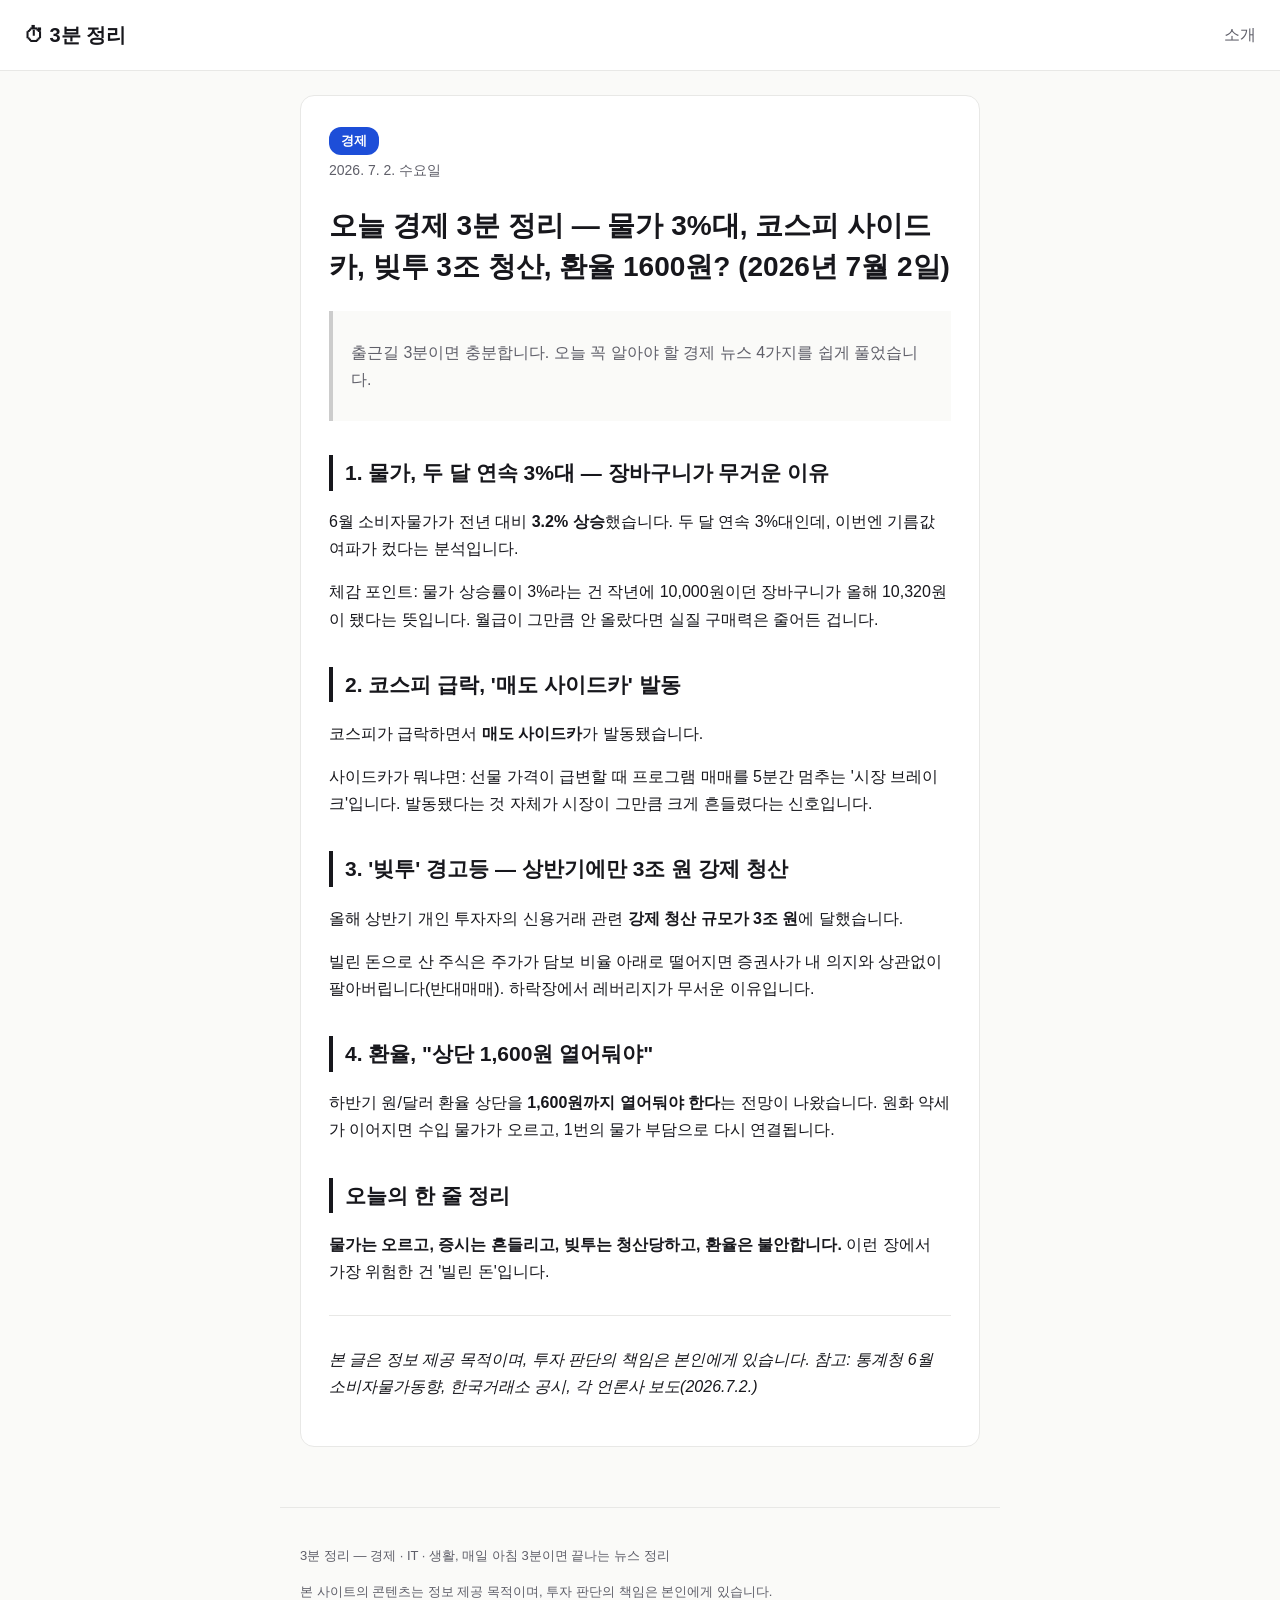
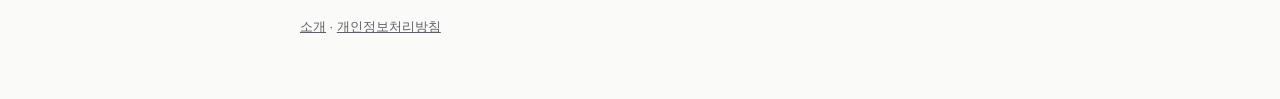
<file: site/posts/20260702_econ.html>
<!DOCTYPE html>
<html lang="ko">
<head>
<meta charset="utf-8">
<meta name="viewport" content="width=device-width, initial-scale=1">
<title>오늘 경제 3분 정리 — 물가 3%대, 코스피 사이드카, 빚투 3조 청산, 환율 1600원? (2026년 7월 2일) — 3분 정리</title>
<meta name="description" content="물가, 두 달 연속 3%대 / 코스피, 매도 사이드카 발동 / '빚투' 경고등, 3조 강제 청산 / 환율, '1600원 열어둬야'">
<link rel="stylesheet" href="../style.css">
<!-- adsense: 승인 후 이 자리에 스크립트 삽입 -->
</head>
<body>
<header class="top">
  <a class="brand" href="../">⏱ 3분 정리</a>
  <nav><a href="../about.html">소개</a></nav>
</header>
<main>
<article class="post"><span class="badge" style="background:#1D4ED8">경제</span><p class="date">2026. 7. 2. 수요일</p><h1>오늘 경제 3분 정리 — 물가 3%대, 코스피 사이드카, 빚투 3조 청산, 환율 1600원? (2026년 7월 2일)</h1>
<blockquote>
<p>출근길 3분이면 충분합니다. 오늘 꼭 알아야 할 경제 뉴스 4가지를 쉽게 풀었습니다.</p>
</blockquote>
<h2>1. 물가, 두 달 연속 3%대 — 장바구니가 무거운 이유</h2>
<p>6월 소비자물가가 전년 대비 <strong>3.2% 상승</strong>했습니다. 두 달 연속 3%대인데, 이번엔 기름값 여파가 컸다는 분석입니다.</p>
<p>체감 포인트: 물가 상승률이 3%라는 건 작년에 10,000원이던 장바구니가 올해 10,320원이 됐다는 뜻입니다. 월급이 그만큼 안 올랐다면 실질 구매력은 줄어든 겁니다.</p>
<h2>2. 코스피 급락, '매도 사이드카' 발동</h2>
<p>코스피가 급락하면서 <strong>매도 사이드카</strong>가 발동됐습니다.</p>
<p>사이드카가 뭐냐면: 선물 가격이 급변할 때 프로그램 매매를 5분간 멈추는 '시장 브레이크'입니다. 발동됐다는 것 자체가 시장이 그만큼 크게 흔들렸다는 신호입니다.</p>
<h2>3. '빚투' 경고등 — 상반기에만 3조 원 강제 청산</h2>
<p>올해 상반기 개인 투자자의 신용거래 관련 <strong>강제 청산 규모가 3조 원</strong>에 달했습니다.</p>
<p>빌린 돈으로 산 주식은 주가가 담보 비율 아래로 떨어지면 증권사가 내 의지와 상관없이 팔아버립니다(반대매매). 하락장에서 레버리지가 무서운 이유입니다.</p>
<h2>4. 환율, "상단 1,600원 열어둬야"</h2>
<p>하반기 원/달러 환율 상단을 <strong>1,600원까지 열어둬야 한다</strong>는 전망이 나왔습니다. 원화 약세가 이어지면 수입 물가가 오르고, 1번의 물가 부담으로 다시 연결됩니다.</p>
<h2>오늘의 한 줄 정리</h2>
<p><strong>물가는 오르고, 증시는 흔들리고, 빚투는 청산당하고, 환율은 불안합니다.</strong> 이런 장에서 가장 위험한 건 '빌린 돈'입니다.</p>
<hr />
<p><em>본 글은 정보 제공 목적이며, 투자 판단의 책임은 본인에게 있습니다.</em>
<em>참고: 통계청 6월 소비자물가동향, 한국거래소 공시, 각 언론사 보도(2026.7.2.)</em></p></article>
</main>
<footer>
  <p>3분 정리 — 경제 · IT · 생활, 매일 아침 3분이면 끝나는 뉴스 정리</p>
  <p>본 사이트의 콘텐츠는 정보 제공 목적이며, 투자 판단의 책임은 본인에게 있습니다.</p>
  <p><a href="../about.html">소개</a> · <a href="../privacy.html">개인정보처리방침</a></p>
</footer>
</body>
</html>
</file>
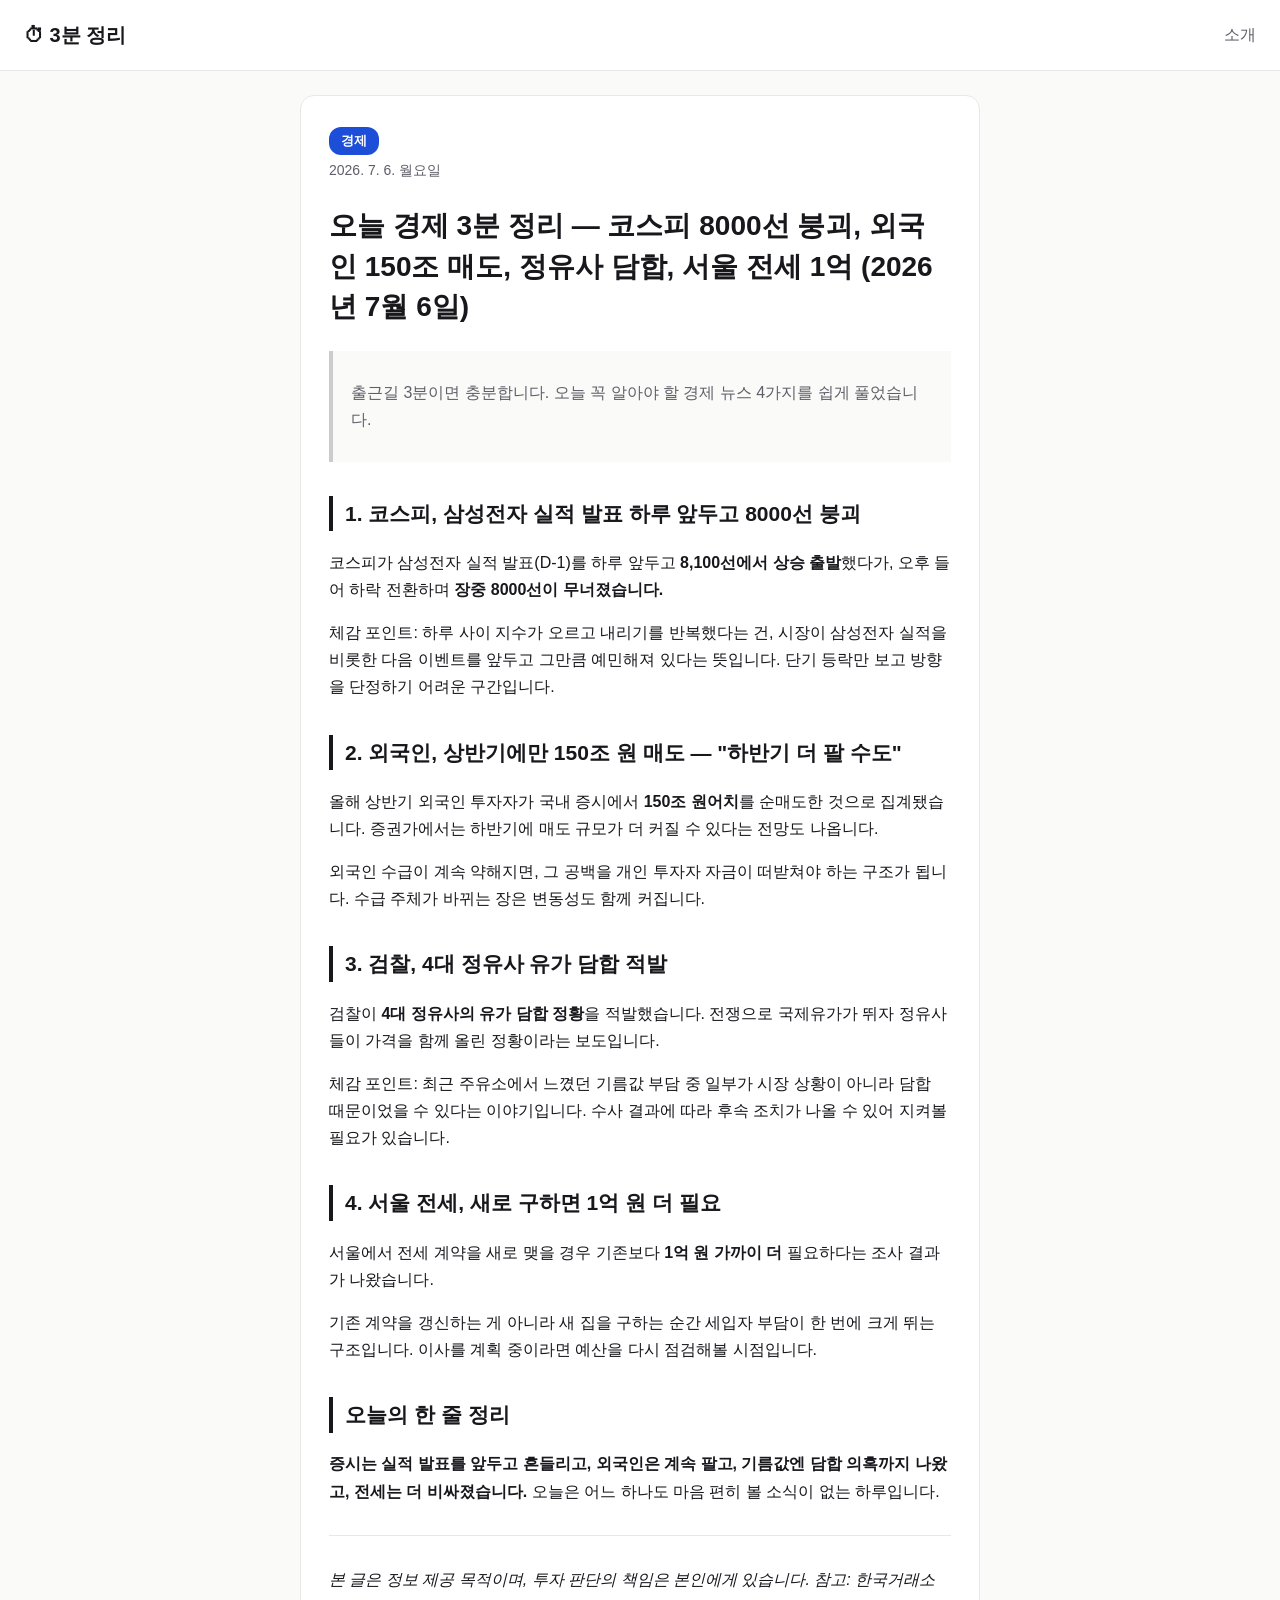
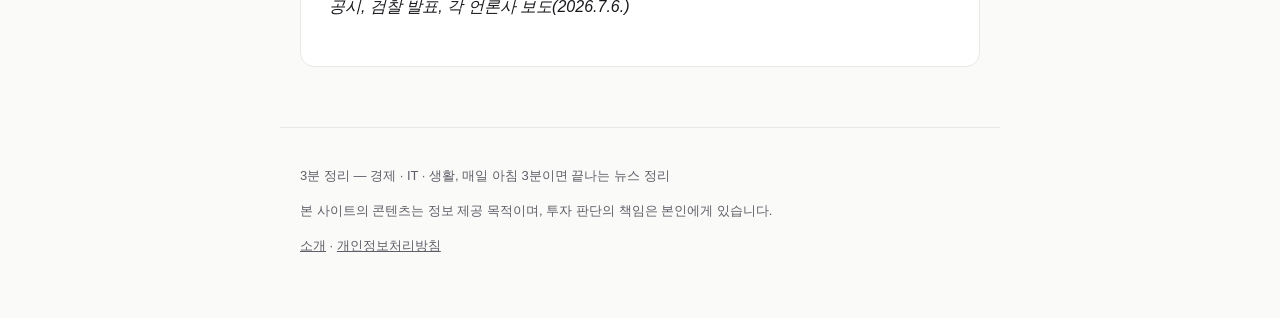
<file: site/posts/20260706_econ.html>
<!DOCTYPE html>
<html lang="ko">
<head>
<meta charset="utf-8">
<meta name="viewport" content="width=device-width, initial-scale=1">
<title>오늘 경제 3분 정리 — 코스피 8000선 붕괴, 외국인 150조 매도, 정유사 담합, 서울 전세 1억 (2026년 7월 6일) — 3분 정리</title>
<meta name="description" content="코스피, 장중 8000선 붕괴 / 외국인, 상반기에만 150조 매도 / 검찰, 4대 정유사 유가 담합 적발 / 서울 전세, 새로 구하면 1억 원 더">
<link rel="stylesheet" href="../style.css">
<!-- adsense: 승인 후 이 자리에 스크립트 삽입 -->
</head>
<body>
<header class="top">
  <a class="brand" href="../">⏱ 3분 정리</a>
  <nav><a href="../about.html">소개</a></nav>
</header>
<main>
<article class="post"><span class="badge" style="background:#1D4ED8">경제</span><p class="date">2026. 7. 6. 월요일</p><h1>오늘 경제 3분 정리 — 코스피 8000선 붕괴, 외국인 150조 매도, 정유사 담합, 서울 전세 1억 (2026년 7월 6일)</h1>
<blockquote>
<p>출근길 3분이면 충분합니다. 오늘 꼭 알아야 할 경제 뉴스 4가지를 쉽게 풀었습니다.</p>
</blockquote>
<h2>1. 코스피, 삼성전자 실적 발표 하루 앞두고 8000선 붕괴</h2>
<p>코스피가 삼성전자 실적 발표(D-1)를 하루 앞두고 <strong>8,100선에서 상승 출발</strong>했다가, 오후 들어 하락 전환하며 <strong>장중 8000선이 무너졌습니다.</strong></p>
<p>체감 포인트: 하루 사이 지수가 오르고 내리기를 반복했다는 건, 시장이 삼성전자 실적을 비롯한 다음 이벤트를 앞두고 그만큼 예민해져 있다는 뜻입니다. 단기 등락만 보고 방향을 단정하기 어려운 구간입니다.</p>
<h2>2. 외국인, 상반기에만 150조 원 매도 — "하반기 더 팔 수도"</h2>
<p>올해 상반기 외국인 투자자가 국내 증시에서 <strong>150조 원어치</strong>를 순매도한 것으로 집계됐습니다. 증권가에서는 하반기에 매도 규모가 더 커질 수 있다는 전망도 나옵니다.</p>
<p>외국인 수급이 계속 약해지면, 그 공백을 개인 투자자 자금이 떠받쳐야 하는 구조가 됩니다. 수급 주체가 바뀌는 장은 변동성도 함께 커집니다.</p>
<h2>3. 검찰, 4대 정유사 유가 담합 적발</h2>
<p>검찰이 <strong>4대 정유사의 유가 담합 정황</strong>을 적발했습니다. 전쟁으로 국제유가가 뛰자 정유사들이 가격을 함께 올린 정황이라는 보도입니다.</p>
<p>체감 포인트: 최근 주유소에서 느꼈던 기름값 부담 중 일부가 시장 상황이 아니라 담합 때문이었을 수 있다는 이야기입니다. 수사 결과에 따라 후속 조치가 나올 수 있어 지켜볼 필요가 있습니다.</p>
<h2>4. 서울 전세, 새로 구하면 1억 원 더 필요</h2>
<p>서울에서 전세 계약을 새로 맺을 경우 기존보다 <strong>1억 원 가까이 더</strong> 필요하다는 조사 결과가 나왔습니다.</p>
<p>기존 계약을 갱신하는 게 아니라 새 집을 구하는 순간 세입자 부담이 한 번에 크게 뛰는 구조입니다. 이사를 계획 중이라면 예산을 다시 점검해볼 시점입니다.</p>
<h2>오늘의 한 줄 정리</h2>
<p><strong>증시는 실적 발표를 앞두고 흔들리고, 외국인은 계속 팔고, 기름값엔 담합 의혹까지 나왔고, 전세는 더 비싸졌습니다.</strong> 오늘은 어느 하나도 마음 편히 볼 소식이 없는 하루입니다.</p>
<hr />
<p><em>본 글은 정보 제공 목적이며, 투자 판단의 책임은 본인에게 있습니다.</em>
<em>참고: 한국거래소 공시, 검찰 발표, 각 언론사 보도(2026.7.6.)</em></p></article>
</main>
<footer>
  <p>3분 정리 — 경제 · IT · 생활, 매일 아침 3분이면 끝나는 뉴스 정리</p>
  <p>본 사이트의 콘텐츠는 정보 제공 목적이며, 투자 판단의 책임은 본인에게 있습니다.</p>
  <p><a href="../about.html">소개</a> · <a href="../privacy.html">개인정보처리방침</a></p>
</footer>
</body>
</html>
</file>
<file: docs/style.css>
:root { --ink:#17171c; --gray:#5f5f69; --line:#e8e8e6; --bg:#fafaf8; }
* { box-sizing:border-box; }
body { margin:0; background:var(--bg); color:var(--ink);
  font-family:"Pretendard","Malgun Gothic","Apple SD Gothic Neo",sans-serif; line-height:1.7; }
.top { display:flex; justify-content:space-between; align-items:center;
  padding:18px 24px; border-bottom:1px solid var(--line); background:#fff; }
.brand { font-weight:800; font-size:20px; color:var(--ink); text-decoration:none; }
.top nav a { color:var(--gray); text-decoration:none; margin-left:16px; }
main { max-width:720px; margin:0 auto; padding:24px 20px 60px; }
.hero { padding:36px 0 8px; }
.hero h1 { font-size:40px; margin:0 0 8px; }
.hero p { color:var(--gray); margin:0; }
.list { display:grid; gap:16px; margin-top:28px; }
.card { display:block; background:#fff; border:1px solid var(--line); border-radius:14px;
  padding:22px 24px; text-decoration:none; color:var(--ink); transition:transform .1s; }
.card:hover { transform:translateY(-2px); }
.card h2 { font-size:21px; margin:10px 0 6px; line-height:1.45; }
.card .sum { color:var(--gray); font-size:15px; margin:6px 0 0; }
.badge { display:inline-block; color:#fff; font-size:13px; font-weight:700;
  padding:3px 12px; border-radius:12px; }
.date { color:var(--gray); font-size:14px; margin:4px 0 0; }
.post { background:#fff; border:1px solid var(--line); border-radius:14px; padding:30px 28px; }
.post h1 { font-size:28px; line-height:1.45; }
.post h2 { font-size:21px; margin-top:34px; border-left:4px solid var(--ink); padding-left:12px; }
.post blockquote { margin:16px 0; padding:12px 18px; background:var(--bg);
  border-left:4px solid #ccc; color:var(--gray); }
.post hr { border:none; border-top:1px solid var(--line); margin:30px 0; }
footer { max-width:720px; margin:0 auto; padding:24px 20px 48px;
  color:var(--gray); font-size:13px; border-top:1px solid var(--line); }
footer a { color:var(--gray); }
</file>
<file: site/style.css>
:root { --ink:#17171c; --gray:#5f5f69; --line:#e8e8e6; --bg:#fafaf8; }
* { box-sizing:border-box; }
body { margin:0; background:var(--bg); color:var(--ink);
  font-family:"Pretendard","Malgun Gothic","Apple SD Gothic Neo",sans-serif; line-height:1.7; }
.top { display:flex; justify-content:space-between; align-items:center;
  padding:18px 24px; border-bottom:1px solid var(--line); background:#fff; }
.brand { font-weight:800; font-size:20px; color:var(--ink); text-decoration:none; }
.top nav a { color:var(--gray); text-decoration:none; margin-left:16px; }
main { max-width:720px; margin:0 auto; padding:24px 20px 60px; }
.hero { padding:36px 0 8px; }
.hero h1 { font-size:40px; margin:0 0 8px; }
.hero p { color:var(--gray); margin:0; }
.list { display:grid; gap:16px; margin-top:28px; }
.card { display:block; background:#fff; border:1px solid var(--line); border-radius:14px;
  padding:22px 24px; text-decoration:none; color:var(--ink); transition:transform .1s; }
.card:hover { transform:translateY(-2px); }
.card h2 { font-size:21px; margin:10px 0 6px; line-height:1.45; }
.card .sum { color:var(--gray); font-size:15px; margin:6px 0 0; }
.badge { display:inline-block; color:#fff; font-size:13px; font-weight:700;
  padding:3px 12px; border-radius:12px; }
.date { color:var(--gray); font-size:14px; margin:4px 0 0; }
.post { background:#fff; border:1px solid var(--line); border-radius:14px; padding:30px 28px; }
.post h1 { font-size:28px; line-height:1.45; }
.post h2 { font-size:21px; margin-top:34px; border-left:4px solid var(--ink); padding-left:12px; }
.post blockquote { margin:16px 0; padding:12px 18px; background:var(--bg);
  border-left:4px solid #ccc; color:var(--gray); }
.post hr { border:none; border-top:1px solid var(--line); margin:30px 0; }
footer { max-width:720px; margin:0 auto; padding:24px 20px 48px;
  color:var(--gray); font-size:13px; border-top:1px solid var(--line); }
footer a { color:var(--gray); }
</file>
